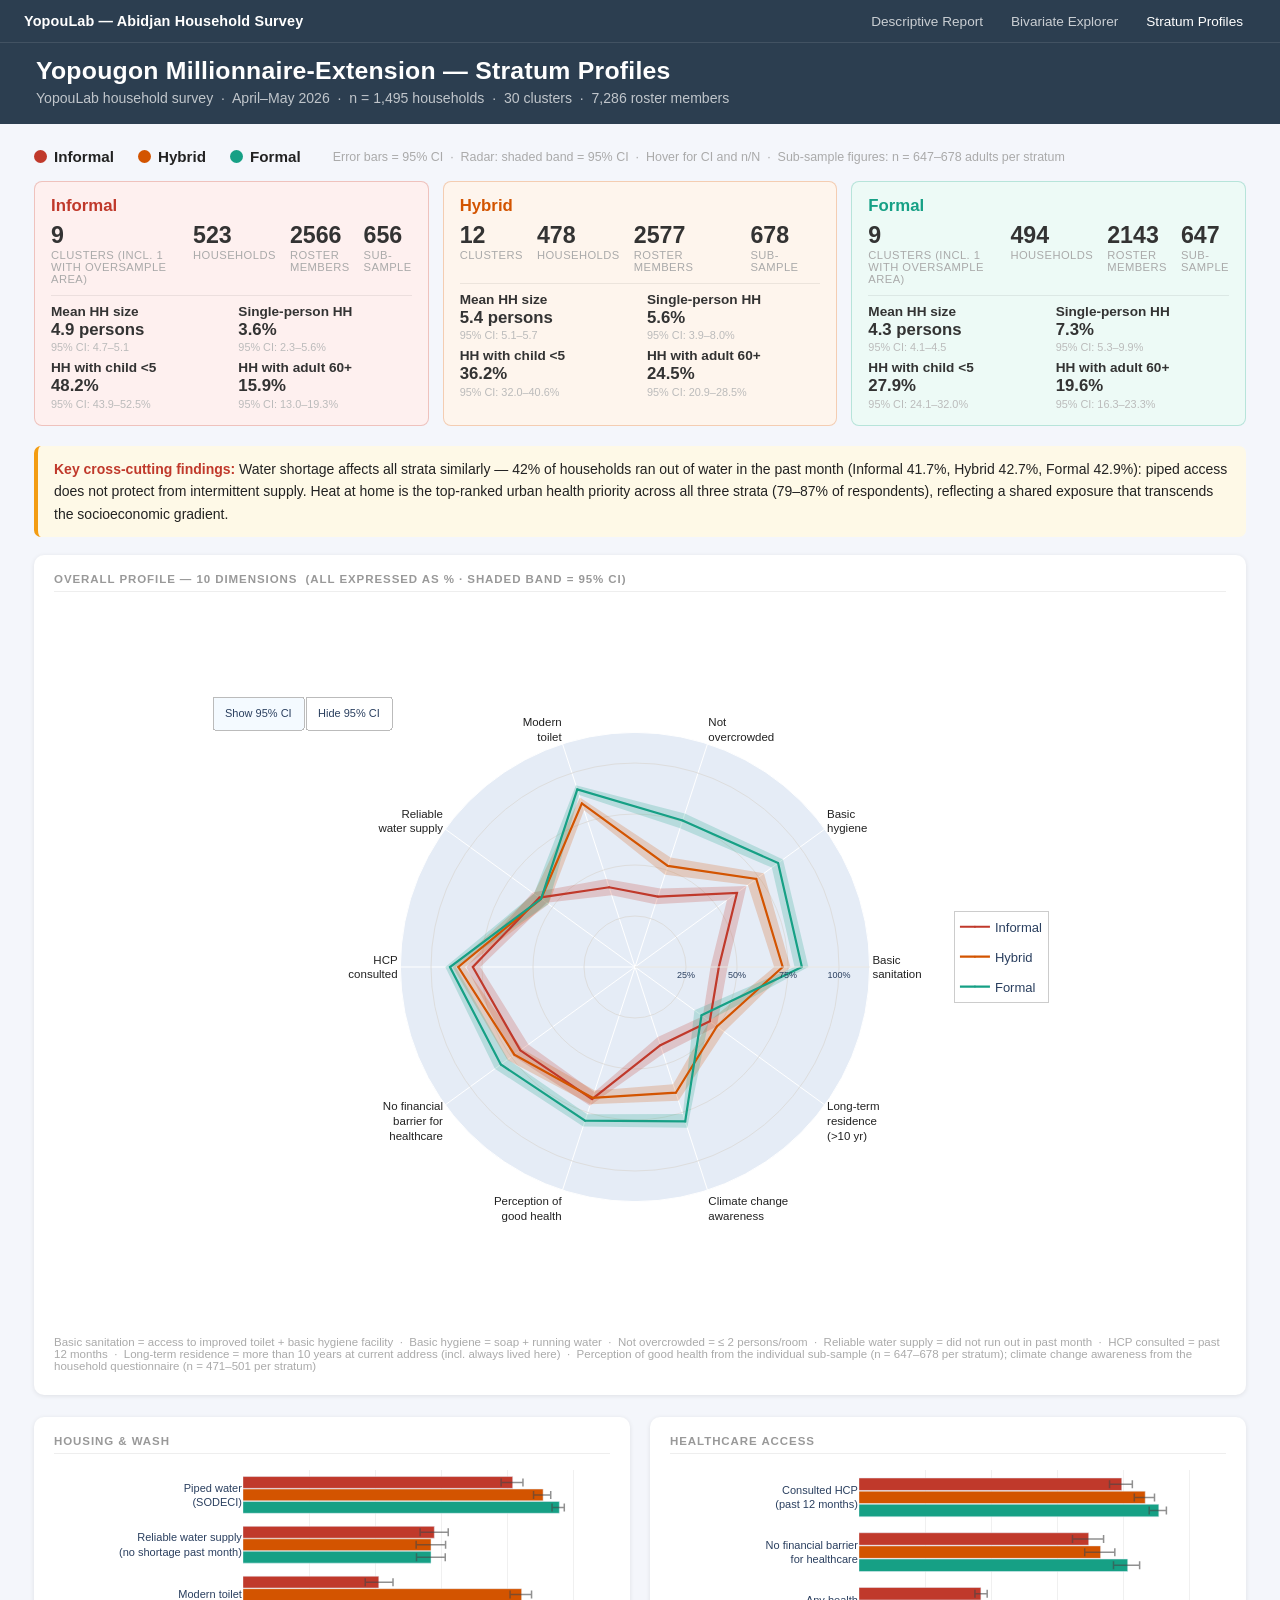
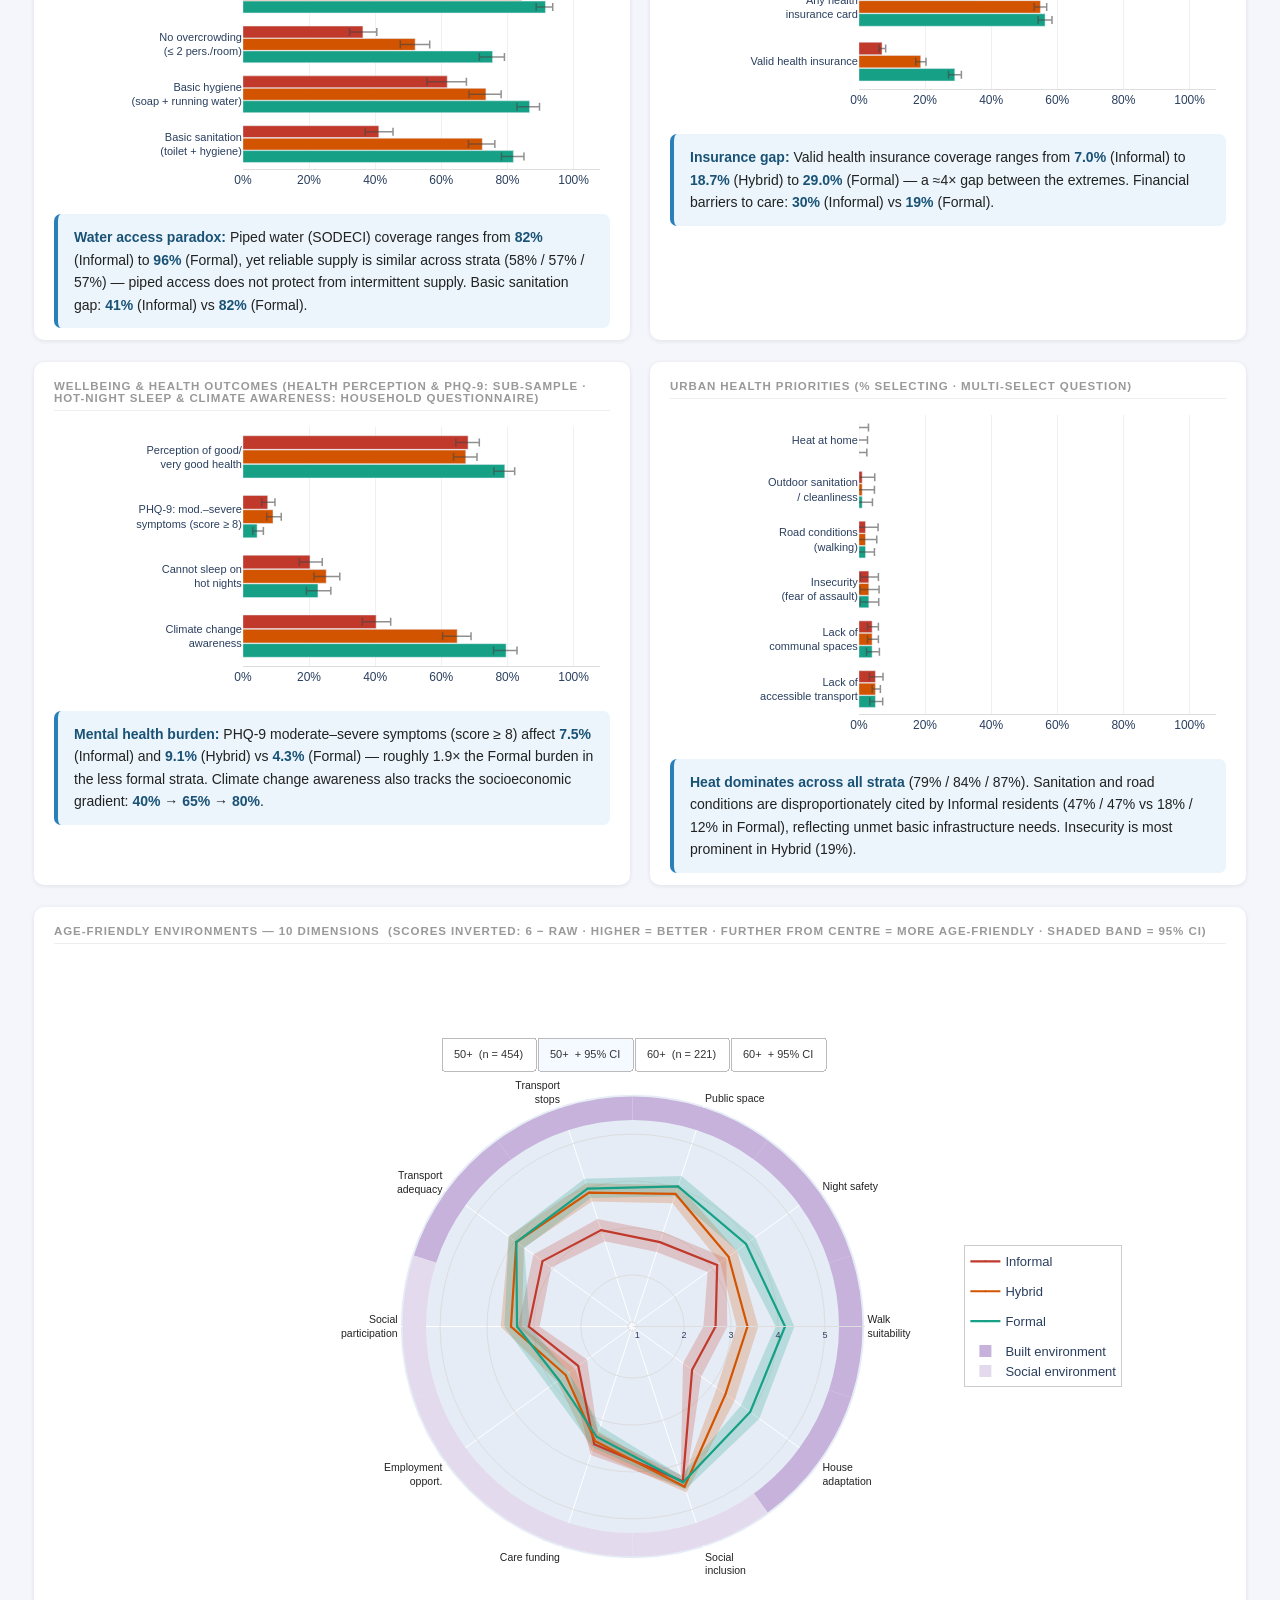
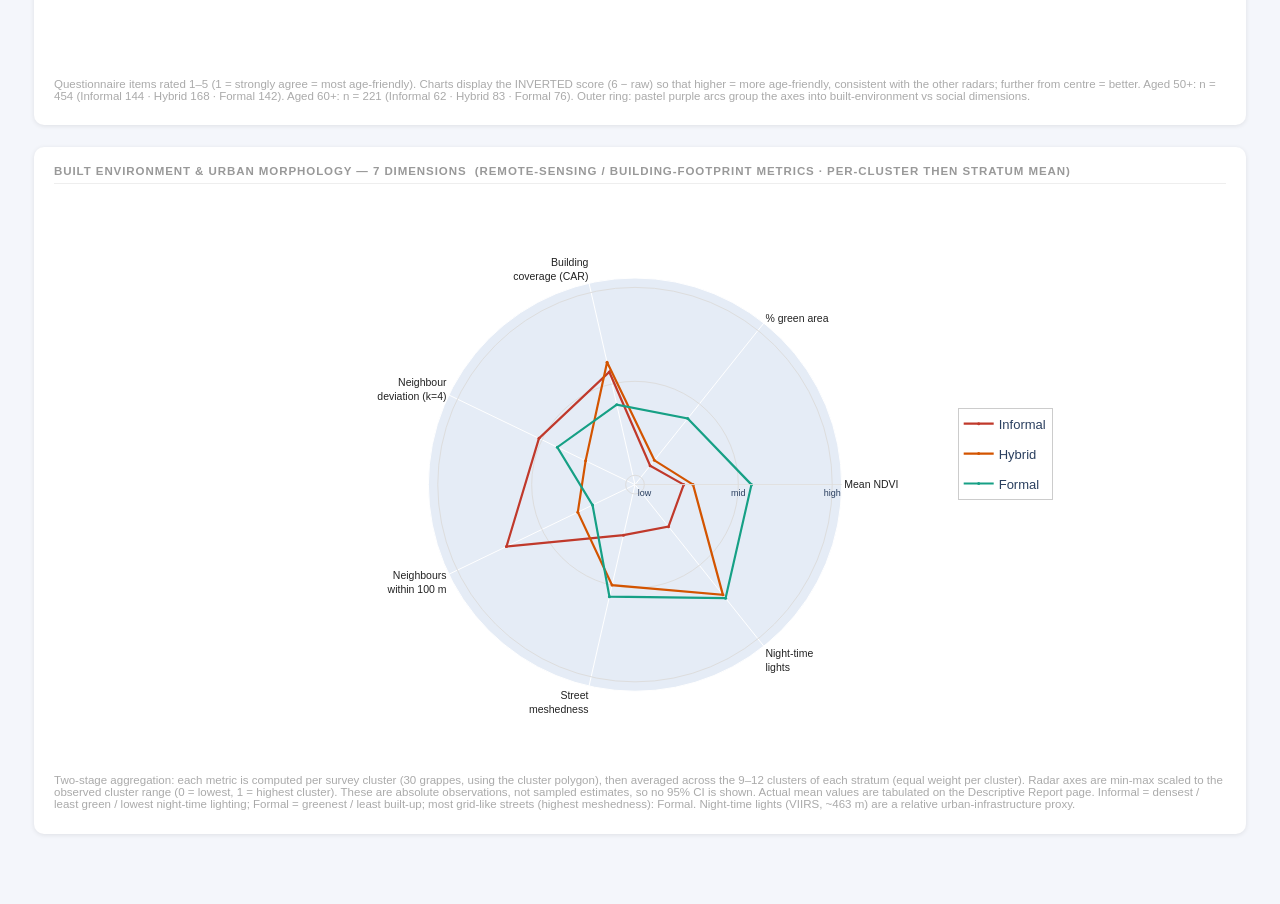
<file: report/profiles_summary.html>
<!DOCTYPE html>
<html lang="en">
<head>
<meta charset="UTF-8"/>
<meta name="viewport" content="width=device-width,initial-scale=1.0"/>
<title>YopouLab — Stratum Profiles</title>
<script src="https://cdn.plot.ly/plotly-2.35.2.min.js"></script>
<style>
  *{box-sizing:border-box;}
  body{font-family:'Segoe UI',Arial,sans-serif;background:#f4f6fb;color:#222;margin:0;padding:0;}
  .site-nav{background:#2c3e50;display:flex;align-items:center;justify-content:space-between;
             padding:0 24px;height:42px;}
  .site-nav-brand{color:white;font-size:.9em;font-weight:600;text-decoration:none;
                   letter-spacing:.01em;white-space:nowrap;}
  .site-nav-links{display:flex;gap:2px;list-style:none;margin:0;padding:0;}
  .site-nav-links a{color:rgba(255,255,255,.75);text-decoration:none;padding:5px 13px;
                     border-radius:4px;font-size:.85em;transition:background .15s,color .15s;}
  .site-nav-links a:hover{color:white;background:rgba(255,255,255,.12);}
  .site-nav-links a.active{color:white;}
  .header{background:#2c3e50;color:white;padding:14px 36px 18px;border-top:1px solid rgba(255,255,255,.1);}
  .header h1{margin:0 0 5px;font-size:1.55em;font-weight:700;letter-spacing:.01em;}
  .header p{margin:0;font-size:.88em;opacity:.7;}
  .content{max-width:1260px;margin:0 auto;padding:24px 24px 48px;}
  .card{background:white;border-radius:10px;box-shadow:0 1px 5px rgba(0,0,0,.09);
         padding:18px 20px 12px;margin-bottom:22px;}
  .sec{font-size:.72em;font-weight:700;letter-spacing:.08em;text-transform:uppercase;
        color:#999;margin:0 0 10px;border-bottom:1px solid #eee;padding-bottom:6px;}
  .two-col{display:grid;grid-template-columns:1fr 1fr;gap:20px;}
  .leg{display:flex;gap:24px;align-items:center;margin-bottom:16px;flex-wrap:wrap;}
  .leg-item{display:flex;align-items:center;gap:7px;font-size:.95em;font-weight:600;}
  .dot{width:13px;height:13px;border-radius:50%;flex-shrink:0;}
  .leg-note{font-size:.78em;color:#aaa;margin-left:8px;}
  .callout{border-radius:7px;padding:12px 16px;margin-bottom:18px;font-size:.875em;line-height:1.6;}
  .callout.yellow{background:#fef9e7;border-left:4px solid #f39c12;}
  .callout.blue{background:#ebf5fb;border-left:4px solid #2980b9;}
  .callout strong{color:#c0392b;}
  .callout.blue strong{color:#1a5276;}
  .sc-grid{display:grid;grid-template-columns:repeat(3,1fr);gap:14px;margin-bottom:20px;}
  .stat-card{border-radius:8px;padding:14px 16px;}
  .stat-card.inf{background:#fef0ef;border:1.5px solid rgba(192,57,43,.25);}
  .stat-card.hyb{background:#fef5ed;border:1.5px solid rgba(211,84,0,.25);}
  .stat-card.frm{background:#edfaf6;border:1.5px solid rgba(22,160,133,.25);}
  .st-name{font-size:1.05em;font-weight:700;margin-bottom:8px;}
  .stat-card.inf .st-name{color:#c0392b;}
  .stat-card.hyb .st-name{color:#d35400;}
  .stat-card.frm .st-name{color:#16a085;}
  .st-row{display:flex;gap:14px;margin-bottom:8px;}
  .st-num{font-size:1.45em;font-weight:700;color:#333;line-height:1;}
  .st-lbl{font-size:.7em;text-transform:uppercase;color:#aaa;letter-spacing:.04em;margin-top:2px;}
  .st-extra{font-size:.78em;color:#666;}
  .plotly-graph-div{width:100%!important;}
  .ci-note{font-size:.72em;color:#aaa;margin-top:4px;}
  .st-metrics{display:grid;grid-template-columns:1fr 1fr;gap:6px 14px;margin-top:10px;padding-top:8px;border-top:1px solid rgba(0,0,0,.07);}
  .st-metric{}
  .st-mlbl{font-size:.85em;font-weight:700;color:#333;margin-bottom:1px;}
  .st-mval{font-size:1.05em;font-weight:700;color:#333;line-height:1.2;}
  .st-mci{font-size:.68em;color:#bbb;line-height:1.3;}
</style>
</head>
<body>
<nav class="site-nav">
  <a class="site-nav-brand" href="./index.html">YopouLab — Abidjan Household Survey</a>
  <ul class="site-nav-links">
    <li><a href="./index.html">Descriptive Report</a></li>
    <li><a href="./bivariate.html">Bivariate Explorer</a></li>
    <li><a href="./profiles_summary.html" class="active">Stratum Profiles</a></li>
  </ul>
</nav>
<div class="header">
  <h1>Yopougon Millionnaire-Extension — Stratum Profiles</h1>
  <p>YopouLab household survey &nbsp;·&nbsp; April–May 2026 &nbsp;·&nbsp;
     n = 1,495 households &nbsp;·&nbsp; 30 clusters &nbsp;·&nbsp; 7,286 roster members</p>
</div>
<div class="content">

  <div class="leg">
    <div class="leg-item"><div class="dot" style="background:#c0392b;"></div>Informal</div>
    <div class="leg-item"><div class="dot" style="background:#d35400;"></div>Hybrid</div>
    <div class="leg-item"><div class="dot" style="background:#16a085;"></div>Formal</div>
    <span class="leg-note">
      Error bars = 95% CI &nbsp;·&nbsp; Radar: shaded band = 95% CI &nbsp;·&nbsp;
      Hover for CI and n/N &nbsp;·&nbsp; Sub-sample figures: n = 647–678 adults per stratum
    </span>
  </div>

  <div class="sc-grid">
    
    <div class="stat-card inf">
      <div class="st-name">Informal</div>
      <div class="st-row">
        <div><div class="st-num">9</div><div class="st-lbl">clusters (incl. 1 with oversample area)</div></div>
        <div><div class="st-num">523</div><div class="st-lbl">households</div></div>
        <div><div class="st-num">2566</div><div class="st-lbl">roster members</div></div>
        <div><div class="st-num">656</div><div class="st-lbl">sub-sample</div></div>
      </div>
      <div class="st-metrics">
        <div class="st-metric">
          <div class="st-mlbl">Mean HH size</div>
          <div class="st-mval">4.9 persons</div>
          <div class="st-mci">95% CI: 4.7–5.1</div>
        </div>
        <div class="st-metric">
          <div class="st-mlbl">Single-person HH</div>
          <div class="st-mval">3.6%</div>
          <div class="st-mci">95% CI: 2.3–5.6%</div>
        </div>
        <div class="st-metric">
          <div class="st-mlbl">HH with child &lt;5</div>
          <div class="st-mval">48.2%</div>
          <div class="st-mci">95% CI: 43.9–52.5%</div>
        </div>
        <div class="st-metric">
          <div class="st-mlbl">HH with adult 60+</div>
          <div class="st-mval">15.9%</div>
          <div class="st-mci">95% CI: 13.0–19.3%</div>
        </div>
      </div>
    </div>
    
    <div class="stat-card hyb">
      <div class="st-name">Hybrid</div>
      <div class="st-row">
        <div><div class="st-num">12</div><div class="st-lbl">clusters</div></div>
        <div><div class="st-num">478</div><div class="st-lbl">households</div></div>
        <div><div class="st-num">2577</div><div class="st-lbl">roster members</div></div>
        <div><div class="st-num">678</div><div class="st-lbl">sub-sample</div></div>
      </div>
      <div class="st-metrics">
        <div class="st-metric">
          <div class="st-mlbl">Mean HH size</div>
          <div class="st-mval">5.4 persons</div>
          <div class="st-mci">95% CI: 5.1–5.7</div>
        </div>
        <div class="st-metric">
          <div class="st-mlbl">Single-person HH</div>
          <div class="st-mval">5.6%</div>
          <div class="st-mci">95% CI: 3.9–8.0%</div>
        </div>
        <div class="st-metric">
          <div class="st-mlbl">HH with child &lt;5</div>
          <div class="st-mval">36.2%</div>
          <div class="st-mci">95% CI: 32.0–40.6%</div>
        </div>
        <div class="st-metric">
          <div class="st-mlbl">HH with adult 60+</div>
          <div class="st-mval">24.5%</div>
          <div class="st-mci">95% CI: 20.9–28.5%</div>
        </div>
      </div>
    </div>
    
    <div class="stat-card frm">
      <div class="st-name">Formal</div>
      <div class="st-row">
        <div><div class="st-num">9</div><div class="st-lbl">clusters (incl. 1 with oversample area)</div></div>
        <div><div class="st-num">494</div><div class="st-lbl">households</div></div>
        <div><div class="st-num">2143</div><div class="st-lbl">roster members</div></div>
        <div><div class="st-num">647</div><div class="st-lbl">sub-sample</div></div>
      </div>
      <div class="st-metrics">
        <div class="st-metric">
          <div class="st-mlbl">Mean HH size</div>
          <div class="st-mval">4.3 persons</div>
          <div class="st-mci">95% CI: 4.1–4.5</div>
        </div>
        <div class="st-metric">
          <div class="st-mlbl">Single-person HH</div>
          <div class="st-mval">7.3%</div>
          <div class="st-mci">95% CI: 5.3–9.9%</div>
        </div>
        <div class="st-metric">
          <div class="st-mlbl">HH with child &lt;5</div>
          <div class="st-mval">27.9%</div>
          <div class="st-mci">95% CI: 24.1–32.0%</div>
        </div>
        <div class="st-metric">
          <div class="st-mlbl">HH with adult 60+</div>
          <div class="st-mval">19.6%</div>
          <div class="st-mci">95% CI: 16.3–23.3%</div>
        </div>
      </div>
    </div>
  </div>

  <div class="callout yellow">
    <strong>Key cross-cutting findings:</strong>
    Water shortage affects all strata similarly — 42% of households ran out of water in the past month
    (Informal 41.7%, Hybrid 42.7%, Formal 42.9%): piped access does not protect from intermittent supply.
    Heat at home is the top-ranked urban health priority across all three strata (79–87% of respondents),
    reflecting a shared exposure that transcends the socioeconomic gradient.
  </div>

  <div class="card">
    <div class="sec">
      Overall profile — 10 dimensions &nbsp;(all expressed as % · shaded band = 95% CI)
    </div>
    <div>                            <div id="radar-div" class="plotly-graph-div" style="height:730px; width:100%;"></div>            <script>                window.PLOTLYENV=window.PLOTLYENV || {};                                if (document.getElementById("radar-div")) {                    Plotly.newPlot(                        "radar-div",                        [{"fill":"toself","fillcolor":"rgba(192,57,43,0.22)","hoverinfo":"skip","legendgroup":"Informal","mode":"none","r":[45.4,67.6,40.5,45.4,62.1,82.7,74.0,71.5,44.7,49.6,45.4,37.0,41.1,36.1,64.4,64.6,75.8,53.6,37.0,32.3,55.7,37.0],"showlegend":false,"theta":["Basic\u003cbr\u003esanitation","Basic\u003cbr\u003ehygiene","Not\u003cbr\u003eovercrowded","Modern\u003cbr\u003etoilet","Reliable\u003cbr\u003ewater supply","HCP\u003cbr\u003econsulted","No financial\u003cbr\u003ebarrier for\u003cbr\u003ehealthcare","Perception of\u003cbr\u003egood health","Climate change\u003cbr\u003eawareness","Long-term\u003cbr\u003eresidence\u003cbr\u003e(\u003e10 yr)","Basic\u003cbr\u003esanitation","Basic\u003cbr\u003esanitation","Long-term\u003cbr\u003eresidence\u003cbr\u003e(\u003e10 yr)","Climate change\u003cbr\u003eawareness","Perception of\u003cbr\u003egood health","No financial\u003cbr\u003ebarrier for\u003cbr\u003ehealthcare","HCP\u003cbr\u003econsulted","Reliable\u003cbr\u003ewater supply","Modern\u003cbr\u003etoilet","Not\u003cbr\u003eovercrowded","Basic\u003cbr\u003ehygiene","Basic\u003cbr\u003esanitation"],"type":"scatterpolar"},{"fill":"toself","fillcolor":"rgba(211,84,0,0.22)","hoverinfo":"skip","legendgroup":"Hybrid","mode":"none","r":[76.2,78.1,56.5,87.3,61.3,89.4,77.4,70.8,69.0,54.0,76.2,68.2,45.1,60.4,63.7,68.3,83.3,52.4,80.8,47.6,68.4,68.2],"showlegend":false,"theta":["Basic\u003cbr\u003esanitation","Basic\u003cbr\u003ehygiene","Not\u003cbr\u003eovercrowded","Modern\u003cbr\u003etoilet","Reliable\u003cbr\u003ewater supply","HCP\u003cbr\u003econsulted","No financial\u003cbr\u003ebarrier for\u003cbr\u003ehealthcare","Perception of\u003cbr\u003egood health","Climate change\u003cbr\u003eawareness","Long-term\u003cbr\u003eresidence\u003cbr\u003e(\u003e10 yr)","Basic\u003cbr\u003esanitation","Basic\u003cbr\u003esanitation","Long-term\u003cbr\u003eresidence\u003cbr\u003e(\u003e10 yr)","Climate change\u003cbr\u003eawareness","Perception of\u003cbr\u003egood health","No financial\u003cbr\u003ebarrier for\u003cbr\u003ehealthcare","HCP\u003cbr\u003econsulted","Reliable\u003cbr\u003ewater supply","Modern\u003cbr\u003etoilet","Not\u003cbr\u003eovercrowded","Basic\u003cbr\u003ehygiene","Basic\u003cbr\u003esanitation"],"type":"scatterpolar"},{"fill":"toself","fillcolor":"rgba(22,160,133,0.22)","hoverinfo":"skip","legendgroup":"Formal","mode":"none","r":[85.0,89.7,79.1,93.7,61.2,93.0,84.9,82.2,82.9,44.7,85.0,78.2,36.0,75.8,75.9,77.0,87.8,52.5,88.7,71.5,82.9,78.2],"showlegend":false,"theta":["Basic\u003cbr\u003esanitation","Basic\u003cbr\u003ehygiene","Not\u003cbr\u003eovercrowded","Modern\u003cbr\u003etoilet","Reliable\u003cbr\u003ewater supply","HCP\u003cbr\u003econsulted","No financial\u003cbr\u003ebarrier for\u003cbr\u003ehealthcare","Perception of\u003cbr\u003egood health","Climate change\u003cbr\u003eawareness","Long-term\u003cbr\u003eresidence\u003cbr\u003e(\u003e10 yr)","Basic\u003cbr\u003esanitation","Basic\u003cbr\u003esanitation","Long-term\u003cbr\u003eresidence\u003cbr\u003e(\u003e10 yr)","Climate change\u003cbr\u003eawareness","Perception of\u003cbr\u003egood health","No financial\u003cbr\u003ebarrier for\u003cbr\u003ehealthcare","HCP\u003cbr\u003econsulted","Reliable\u003cbr\u003ewater supply","Modern\u003cbr\u003etoilet","Not\u003cbr\u003eovercrowded","Basic\u003cbr\u003ehygiene","Basic\u003cbr\u003esanitation"],"type":"scatterpolar"},{"customdata":[[37.0,45.4],[55.7,67.6],[32.3,40.5],[37.0,45.4],[53.6,62.1],[75.8,82.7],[64.6,74.0],[64.4,71.5],[36.1,44.7],[41.1,49.6],[37.0,45.4]],"fill":"none","hovertemplate":"\u003cb\u003e%{fullData.name}\u003c\u002fb\u003e\u003cbr\u003e%{theta}: %{r:.1f}%\u003cbr\u003e95 CI: %{customdata[0]:.1f}–%{customdata[1]:.1f}%\u003cextra\u003e\u003c\u002fextra\u003e","legendgroup":"Informal","line":{"color":"#c0392b","width":2.2},"marker":{"color":"#c0392b","size":2},"mode":"lines+markers","name":"Informal","r":[41.1,61.8,36.3,41.1,57.9,79.5,69.5,68.1,40.3,45.3,41.1],"theta":["Basic\u003cbr\u003esanitation","Basic\u003cbr\u003ehygiene","Not\u003cbr\u003eovercrowded","Modern\u003cbr\u003etoilet","Reliable\u003cbr\u003ewater supply","HCP\u003cbr\u003econsulted","No financial\u003cbr\u003ebarrier for\u003cbr\u003ehealthcare","Perception of\u003cbr\u003egood health","Climate change\u003cbr\u003eawareness","Long-term\u003cbr\u003eresidence\u003cbr\u003e(\u003e10 yr)","Basic\u003cbr\u003esanitation"],"type":"scatterpolar"},{"customdata":[[68.2,76.2],[68.4,78.1],[47.6,56.5],[80.8,87.3],[52.4,61.3],[83.3,89.4],[68.3,77.4],[63.7,70.8],[60.4,69.0],[45.1,54.0],[68.2,76.2]],"fill":"none","hovertemplate":"\u003cb\u003e%{fullData.name}\u003c\u002fb\u003e\u003cbr\u003e%{theta}: %{r:.1f}%\u003cbr\u003e95 CI: %{customdata[0]:.1f}–%{customdata[1]:.1f}%\u003cextra\u003e\u003c\u002fextra\u003e","legendgroup":"Hybrid","line":{"color":"#d35400","width":2.2},"marker":{"color":"#d35400","size":2},"mode":"lines+markers","name":"Hybrid","r":[72.4,73.5,52.1,84.3,56.9,86.6,73.1,67.4,64.8,49.6,72.4],"theta":["Basic\u003cbr\u003esanitation","Basic\u003cbr\u003ehygiene","Not\u003cbr\u003eovercrowded","Modern\u003cbr\u003etoilet","Reliable\u003cbr\u003ewater supply","HCP\u003cbr\u003econsulted","No financial\u003cbr\u003ebarrier for\u003cbr\u003ehealthcare","Perception of\u003cbr\u003egood health","Climate change\u003cbr\u003eawareness","Long-term\u003cbr\u003eresidence\u003cbr\u003e(\u003e10 yr)","Basic\u003cbr\u003esanitation"],"type":"scatterpolar"},{"customdata":[[78.2,85.0],[82.9,89.7],[71.5,79.1],[88.7,93.7],[52.5,61.2],[87.8,93.0],[77.0,84.9],[75.9,82.2],[75.8,82.9],[36.0,44.7],[78.2,85.0]],"fill":"none","hovertemplate":"\u003cb\u003e%{fullData.name}\u003c\u002fb\u003e\u003cbr\u003e%{theta}: %{r:.1f}%\u003cbr\u003e95 CI: %{customdata[0]:.1f}–%{customdata[1]:.1f}%\u003cextra\u003e\u003c\u002fextra\u003e","legendgroup":"Formal","line":{"color":"#16a085","width":2.2},"marker":{"color":"#16a085","size":2},"mode":"lines+markers","name":"Formal","r":[81.8,86.7,75.5,91.5,56.9,90.7,81.3,79.2,79.6,40.3,81.8],"theta":["Basic\u003cbr\u003esanitation","Basic\u003cbr\u003ehygiene","Not\u003cbr\u003eovercrowded","Modern\u003cbr\u003etoilet","Reliable\u003cbr\u003ewater supply","HCP\u003cbr\u003econsulted","No financial\u003cbr\u003ebarrier for\u003cbr\u003ehealthcare","Perception of\u003cbr\u003egood health","Climate change\u003cbr\u003eawareness","Long-term\u003cbr\u003eresidence\u003cbr\u003e(\u003e10 yr)","Basic\u003cbr\u003esanitation"],"type":"scatterpolar"}],                        {"template":{"data":{"histogram2dcontour":[{"type":"histogram2dcontour","colorbar":{"outlinewidth":0,"ticks":""},"colorscale":[[0.0,"#0d0887"],[0.1111111111111111,"#46039f"],[0.2222222222222222,"#7201a8"],[0.3333333333333333,"#9c179e"],[0.4444444444444444,"#bd3786"],[0.5555555555555556,"#d8576b"],[0.6666666666666666,"#ed7953"],[0.7777777777777778,"#fb9f3a"],[0.8888888888888888,"#fdca26"],[1.0,"#f0f921"]]}],"choropleth":[{"type":"choropleth","colorbar":{"outlinewidth":0,"ticks":""}}],"histogram2d":[{"type":"histogram2d","colorbar":{"outlinewidth":0,"ticks":""},"colorscale":[[0.0,"#0d0887"],[0.1111111111111111,"#46039f"],[0.2222222222222222,"#7201a8"],[0.3333333333333333,"#9c179e"],[0.4444444444444444,"#bd3786"],[0.5555555555555556,"#d8576b"],[0.6666666666666666,"#ed7953"],[0.7777777777777778,"#fb9f3a"],[0.8888888888888888,"#fdca26"],[1.0,"#f0f921"]]}],"heatmap":[{"type":"heatmap","colorbar":{"outlinewidth":0,"ticks":""},"colorscale":[[0.0,"#0d0887"],[0.1111111111111111,"#46039f"],[0.2222222222222222,"#7201a8"],[0.3333333333333333,"#9c179e"],[0.4444444444444444,"#bd3786"],[0.5555555555555556,"#d8576b"],[0.6666666666666666,"#ed7953"],[0.7777777777777778,"#fb9f3a"],[0.8888888888888888,"#fdca26"],[1.0,"#f0f921"]]}],"contourcarpet":[{"type":"contourcarpet","colorbar":{"outlinewidth":0,"ticks":""}}],"contour":[{"type":"contour","colorbar":{"outlinewidth":0,"ticks":""},"colorscale":[[0.0,"#0d0887"],[0.1111111111111111,"#46039f"],[0.2222222222222222,"#7201a8"],[0.3333333333333333,"#9c179e"],[0.4444444444444444,"#bd3786"],[0.5555555555555556,"#d8576b"],[0.6666666666666666,"#ed7953"],[0.7777777777777778,"#fb9f3a"],[0.8888888888888888,"#fdca26"],[1.0,"#f0f921"]]}],"surface":[{"type":"surface","colorbar":{"outlinewidth":0,"ticks":""},"colorscale":[[0.0,"#0d0887"],[0.1111111111111111,"#46039f"],[0.2222222222222222,"#7201a8"],[0.3333333333333333,"#9c179e"],[0.4444444444444444,"#bd3786"],[0.5555555555555556,"#d8576b"],[0.6666666666666666,"#ed7953"],[0.7777777777777778,"#fb9f3a"],[0.8888888888888888,"#fdca26"],[1.0,"#f0f921"]]}],"mesh3d":[{"type":"mesh3d","colorbar":{"outlinewidth":0,"ticks":""}}],"scatter":[{"fillpattern":{"fillmode":"overlay","size":10,"solidity":0.2},"type":"scatter"}],"parcoords":[{"type":"parcoords","line":{"colorbar":{"outlinewidth":0,"ticks":""}}}],"scatterpolargl":[{"type":"scatterpolargl","marker":{"colorbar":{"outlinewidth":0,"ticks":""}}}],"bar":[{"error_x":{"color":"#2a3f5f"},"error_y":{"color":"#2a3f5f"},"marker":{"line":{"color":"#E5ECF6","width":0.5},"pattern":{"fillmode":"overlay","size":10,"solidity":0.2}},"type":"bar"}],"scattergeo":[{"type":"scattergeo","marker":{"colorbar":{"outlinewidth":0,"ticks":""}}}],"scatterpolar":[{"type":"scatterpolar","marker":{"colorbar":{"outlinewidth":0,"ticks":""}}}],"histogram":[{"marker":{"pattern":{"fillmode":"overlay","size":10,"solidity":0.2}},"type":"histogram"}],"scattergl":[{"type":"scattergl","marker":{"colorbar":{"outlinewidth":0,"ticks":""}}}],"scatter3d":[{"type":"scatter3d","line":{"colorbar":{"outlinewidth":0,"ticks":""}},"marker":{"colorbar":{"outlinewidth":0,"ticks":""}}}],"scattermap":[{"type":"scattermap","marker":{"colorbar":{"outlinewidth":0,"ticks":""}}}],"scattermapbox":[{"type":"scattermapbox","marker":{"colorbar":{"outlinewidth":0,"ticks":""}}}],"scatterternary":[{"type":"scatterternary","marker":{"colorbar":{"outlinewidth":0,"ticks":""}}}],"scattercarpet":[{"type":"scattercarpet","marker":{"colorbar":{"outlinewidth":0,"ticks":""}}}],"carpet":[{"aaxis":{"endlinecolor":"#2a3f5f","gridcolor":"white","linecolor":"white","minorgridcolor":"white","startlinecolor":"#2a3f5f"},"baxis":{"endlinecolor":"#2a3f5f","gridcolor":"white","linecolor":"white","minorgridcolor":"white","startlinecolor":"#2a3f5f"},"type":"carpet"}],"table":[{"cells":{"fill":{"color":"#EBF0F8"},"line":{"color":"white"}},"header":{"fill":{"color":"#C8D4E3"},"line":{"color":"white"}},"type":"table"}],"barpolar":[{"marker":{"line":{"color":"#E5ECF6","width":0.5},"pattern":{"fillmode":"overlay","size":10,"solidity":0.2}},"type":"barpolar"}],"pie":[{"automargin":true,"type":"pie"}]},"layout":{"autotypenumbers":"strict","colorway":["#636efa","#EF553B","#00cc96","#ab63fa","#FFA15A","#19d3f3","#FF6692","#B6E880","#FF97FF","#FECB52"],"font":{"color":"#2a3f5f"},"hovermode":"closest","hoverlabel":{"align":"left"},"paper_bgcolor":"white","plot_bgcolor":"#E5ECF6","polar":{"bgcolor":"#E5ECF6","angularaxis":{"gridcolor":"white","linecolor":"white","ticks":""},"radialaxis":{"gridcolor":"white","linecolor":"white","ticks":""}},"ternary":{"bgcolor":"#E5ECF6","aaxis":{"gridcolor":"white","linecolor":"white","ticks":""},"baxis":{"gridcolor":"white","linecolor":"white","ticks":""},"caxis":{"gridcolor":"white","linecolor":"white","ticks":""}},"coloraxis":{"colorbar":{"outlinewidth":0,"ticks":""}},"colorscale":{"sequential":[[0.0,"#0d0887"],[0.1111111111111111,"#46039f"],[0.2222222222222222,"#7201a8"],[0.3333333333333333,"#9c179e"],[0.4444444444444444,"#bd3786"],[0.5555555555555556,"#d8576b"],[0.6666666666666666,"#ed7953"],[0.7777777777777778,"#fb9f3a"],[0.8888888888888888,"#fdca26"],[1.0,"#f0f921"]],"sequentialminus":[[0.0,"#0d0887"],[0.1111111111111111,"#46039f"],[0.2222222222222222,"#7201a8"],[0.3333333333333333,"#9c179e"],[0.4444444444444444,"#bd3786"],[0.5555555555555556,"#d8576b"],[0.6666666666666666,"#ed7953"],[0.7777777777777778,"#fb9f3a"],[0.8888888888888888,"#fdca26"],[1.0,"#f0f921"]],"diverging":[[0,"#8e0152"],[0.1,"#c51b7d"],[0.2,"#de77ae"],[0.3,"#f1b6da"],[0.4,"#fde0ef"],[0.5,"#f7f7f7"],[0.6,"#e6f5d0"],[0.7,"#b8e186"],[0.8,"#7fbc41"],[0.9,"#4d9221"],[1,"#276419"]]},"xaxis":{"gridcolor":"white","linecolor":"white","ticks":"","title":{"standoff":15},"zerolinecolor":"white","automargin":true,"zerolinewidth":2},"yaxis":{"gridcolor":"white","linecolor":"white","ticks":"","title":{"standoff":15},"zerolinecolor":"white","automargin":true,"zerolinewidth":2},"scene":{"xaxis":{"backgroundcolor":"#E5ECF6","gridcolor":"white","linecolor":"white","showbackground":true,"ticks":"","zerolinecolor":"white","gridwidth":2},"yaxis":{"backgroundcolor":"#E5ECF6","gridcolor":"white","linecolor":"white","showbackground":true,"ticks":"","zerolinecolor":"white","gridwidth":2},"zaxis":{"backgroundcolor":"#E5ECF6","gridcolor":"white","linecolor":"white","showbackground":true,"ticks":"","zerolinecolor":"white","gridwidth":2}},"shapedefaults":{"line":{"color":"#2a3f5f"}},"annotationdefaults":{"arrowcolor":"#2a3f5f","arrowhead":0,"arrowwidth":1},"geo":{"bgcolor":"white","landcolor":"#E5ECF6","subunitcolor":"white","showland":true,"showlakes":true,"lakecolor":"white"},"title":{"x":0.05},"mapbox":{"style":"light"}}},"polar":{"radialaxis":{"tickfont":{"size":9},"visible":true,"range":[0,115],"ticksuffix":"%","tickvals":[25,50,75,100],"gridcolor":"#ddd","linecolor":"#ddd"},"angularaxis":{"tickfont":{"size":11.5,"color":"#222"}},"domain":{"x":[0.04,0.96],"y":[0.04,0.96]}},"legend":{"font":{"size":13},"x":0.87,"y":0.52,"bgcolor":"rgba(255,255,255,0.88)","bordercolor":"#ccc","borderwidth":1},"margin":{"t":110,"b":110,"l":150,"r":160},"updatemenus":[{"active":0,"bgcolor":"white","bordercolor":"#bbb","borderwidth":1,"buttons":[{"args":[{"visible":true},[0,1,2]],"label":"Show 95% CI","method":"restyle"},{"args":[{"visible":false},[0,1,2]],"label":"Hide 95% CI","method":"restyle"}],"direction":"right","font":{"size":11},"pad":{"b":4,"l":8,"r":8,"t":4},"type":"buttons","x":0.0,"xanchor":"left","y":1.04,"yanchor":"top"}],"paper_bgcolor":"white","height":730},                        {"displayModeBar": false, "responsive": true}                    )                };            </script>        </div>
    <p class="ci-note">
      Basic sanitation = access to improved toilet + basic hygiene facility &nbsp;·&nbsp;
      Basic hygiene = soap + running water &nbsp;·&nbsp;
      Not overcrowded = ≤ 2 persons/room &nbsp;·&nbsp;
      Reliable water supply = did not run out in past month &nbsp;·&nbsp;
      HCP consulted = past 12 months &nbsp;·&nbsp;
      Long-term residence = more than 10 years at current address (incl. always lived here) &nbsp;·&nbsp;
      Perception of good health from the individual sub-sample (n = 647–678 per stratum); climate change awareness from the household questionnaire (n = 471–501 per stratum)
    </p>
  </div>

  <div class="two-col">
    <div class="card">
      <div class="sec">Housing &amp; WASH</div>
      <div>                            <div id="wash-div" class="plotly-graph-div" style="height:340px; width:100%;"></div>            <script>                window.PLOTLYENV=window.PLOTLYENV || {};                                if (document.getElementById("wash-div")) {                    Plotly.newPlot(                        "wash-div",                        [{"customdata":[[78.1,84.7,427,523],[53.6,62.1,303,523],[37.0,45.4,215,523],[32.3,40.5,190,523],[55.7,67.6,323,523],[37.0,45.4,215,523]],"error_x":{"array":[3.1000000000000085,4.200000000000003,4.299999999999997,4.200000000000003,5.799999999999997,4.299999999999997],"arrayminus":[3.5,4.299999999999997,4.100000000000001,4.0,6.099999999999994,4.100000000000001],"color":"rgba(70,70,70,0.6)","symmetric":false,"thickness":1.5,"type":"data","width":4},"hovertemplate":"\u003cb\u003e%{fullData.name}\u003c\u002fb\u003e\u003cbr\u003e%{x:.1f}% (95 CI: %{customdata[0]:.1f}–%{customdata[1]:.1f}%)\u003cbr\u003en = %{customdata[2]:.0f} \u002f %{customdata[3]:.0f}\u003cextra\u003e\u003c\u002fextra\u003e","marker":{"color":"#c0392b"},"name":"Informal","orientation":"h","showlegend":false,"x":[81.6,57.9,41.1,36.3,61.8,41.1],"y":["Piped water\u003cbr\u003e(SODECI)","Reliable water supply\u003cbr\u003e(no shortage past month)","Modern toilet","No overcrowding\u003cbr\u003e(≤ 2 pers.\u002froom)","Basic hygiene\u003cbr\u003e(soap + running water)","Basic sanitation\u003cbr\u003e(toilet + hygiene)"],"type":"bar"},{"customdata":[[87.9,93.1,434,478],[52.4,61.3,272,478],[80.8,87.3,403,478],[47.6,56.5,249,478],[68.4,78.1,351,478],[68.2,76.2,346,478]],"error_x":{"array":[2.299999999999997,4.399999999999999,3.0,4.399999999999999,4.599999999999994,3.799999999999997],"arrayminus":[2.8999999999999915,4.5,3.5,4.5,5.099999999999994,4.200000000000003],"color":"rgba(70,70,70,0.6)","symmetric":false,"thickness":1.5,"type":"data","width":4},"hovertemplate":"\u003cb\u003e%{fullData.name}\u003c\u002fb\u003e\u003cbr\u003e%{x:.1f}% (95 CI: %{customdata[0]:.1f}–%{customdata[1]:.1f}%)\u003cbr\u003en = %{customdata[2]:.0f} \u002f %{customdata[3]:.0f}\u003cextra\u003e\u003c\u002fextra\u003e","marker":{"color":"#d35400"},"name":"Hybrid","orientation":"h","showlegend":false,"x":[90.8,56.9,84.3,52.1,73.5,72.4],"y":["Piped water\u003cbr\u003e(SODECI)","Reliable water supply\u003cbr\u003e(no shortage past month)","Modern toilet","No overcrowding\u003cbr\u003e(≤ 2 pers.\u002froom)","Basic hygiene\u003cbr\u003e(soap + running water)","Basic sanitation\u003cbr\u003e(toilet + hygiene)"],"type":"bar"},{"customdata":[[93.5,97.2,473,494],[52.5,61.2,281,494],[88.7,93.7,451,493],[71.5,79.1,373,494],[82.9,89.7,428,494],[78.2,85.0,404,494]],"error_x":{"array":[1.5,4.300000000000004,2.200000000000003,3.5999999999999943,3.0,3.200000000000003],"arrayminus":[2.200000000000003,4.399999999999999,2.799999999999997,4.0,3.799999999999997,3.5999999999999943],"color":"rgba(70,70,70,0.6)","symmetric":false,"thickness":1.5,"type":"data","width":4},"hovertemplate":"\u003cb\u003e%{fullData.name}\u003c\u002fb\u003e\u003cbr\u003e%{x:.1f}% (95 CI: %{customdata[0]:.1f}–%{customdata[1]:.1f}%)\u003cbr\u003en = %{customdata[2]:.0f} \u002f %{customdata[3]:.0f}\u003cextra\u003e\u003c\u002fextra\u003e","marker":{"color":"#16a085"},"name":"Formal","orientation":"h","showlegend":false,"x":[95.7,56.9,91.5,75.5,86.7,81.8],"y":["Piped water\u003cbr\u003e(SODECI)","Reliable water supply\u003cbr\u003e(no shortage past month)","Modern toilet","No overcrowding\u003cbr\u003e(≤ 2 pers.\u002froom)","Basic hygiene\u003cbr\u003e(soap + running water)","Basic sanitation\u003cbr\u003e(toilet + hygiene)"],"type":"bar"}],                        {"template":{"data":{"histogram2dcontour":[{"type":"histogram2dcontour","colorbar":{"outlinewidth":0,"ticks":""},"colorscale":[[0.0,"#0d0887"],[0.1111111111111111,"#46039f"],[0.2222222222222222,"#7201a8"],[0.3333333333333333,"#9c179e"],[0.4444444444444444,"#bd3786"],[0.5555555555555556,"#d8576b"],[0.6666666666666666,"#ed7953"],[0.7777777777777778,"#fb9f3a"],[0.8888888888888888,"#fdca26"],[1.0,"#f0f921"]]}],"choropleth":[{"type":"choropleth","colorbar":{"outlinewidth":0,"ticks":""}}],"histogram2d":[{"type":"histogram2d","colorbar":{"outlinewidth":0,"ticks":""},"colorscale":[[0.0,"#0d0887"],[0.1111111111111111,"#46039f"],[0.2222222222222222,"#7201a8"],[0.3333333333333333,"#9c179e"],[0.4444444444444444,"#bd3786"],[0.5555555555555556,"#d8576b"],[0.6666666666666666,"#ed7953"],[0.7777777777777778,"#fb9f3a"],[0.8888888888888888,"#fdca26"],[1.0,"#f0f921"]]}],"heatmap":[{"type":"heatmap","colorbar":{"outlinewidth":0,"ticks":""},"colorscale":[[0.0,"#0d0887"],[0.1111111111111111,"#46039f"],[0.2222222222222222,"#7201a8"],[0.3333333333333333,"#9c179e"],[0.4444444444444444,"#bd3786"],[0.5555555555555556,"#d8576b"],[0.6666666666666666,"#ed7953"],[0.7777777777777778,"#fb9f3a"],[0.8888888888888888,"#fdca26"],[1.0,"#f0f921"]]}],"contourcarpet":[{"type":"contourcarpet","colorbar":{"outlinewidth":0,"ticks":""}}],"contour":[{"type":"contour","colorbar":{"outlinewidth":0,"ticks":""},"colorscale":[[0.0,"#0d0887"],[0.1111111111111111,"#46039f"],[0.2222222222222222,"#7201a8"],[0.3333333333333333,"#9c179e"],[0.4444444444444444,"#bd3786"],[0.5555555555555556,"#d8576b"],[0.6666666666666666,"#ed7953"],[0.7777777777777778,"#fb9f3a"],[0.8888888888888888,"#fdca26"],[1.0,"#f0f921"]]}],"surface":[{"type":"surface","colorbar":{"outlinewidth":0,"ticks":""},"colorscale":[[0.0,"#0d0887"],[0.1111111111111111,"#46039f"],[0.2222222222222222,"#7201a8"],[0.3333333333333333,"#9c179e"],[0.4444444444444444,"#bd3786"],[0.5555555555555556,"#d8576b"],[0.6666666666666666,"#ed7953"],[0.7777777777777778,"#fb9f3a"],[0.8888888888888888,"#fdca26"],[1.0,"#f0f921"]]}],"mesh3d":[{"type":"mesh3d","colorbar":{"outlinewidth":0,"ticks":""}}],"scatter":[{"fillpattern":{"fillmode":"overlay","size":10,"solidity":0.2},"type":"scatter"}],"parcoords":[{"type":"parcoords","line":{"colorbar":{"outlinewidth":0,"ticks":""}}}],"scatterpolargl":[{"type":"scatterpolargl","marker":{"colorbar":{"outlinewidth":0,"ticks":""}}}],"bar":[{"error_x":{"color":"#2a3f5f"},"error_y":{"color":"#2a3f5f"},"marker":{"line":{"color":"#E5ECF6","width":0.5},"pattern":{"fillmode":"overlay","size":10,"solidity":0.2}},"type":"bar"}],"scattergeo":[{"type":"scattergeo","marker":{"colorbar":{"outlinewidth":0,"ticks":""}}}],"scatterpolar":[{"type":"scatterpolar","marker":{"colorbar":{"outlinewidth":0,"ticks":""}}}],"histogram":[{"marker":{"pattern":{"fillmode":"overlay","size":10,"solidity":0.2}},"type":"histogram"}],"scattergl":[{"type":"scattergl","marker":{"colorbar":{"outlinewidth":0,"ticks":""}}}],"scatter3d":[{"type":"scatter3d","line":{"colorbar":{"outlinewidth":0,"ticks":""}},"marker":{"colorbar":{"outlinewidth":0,"ticks":""}}}],"scattermap":[{"type":"scattermap","marker":{"colorbar":{"outlinewidth":0,"ticks":""}}}],"scattermapbox":[{"type":"scattermapbox","marker":{"colorbar":{"outlinewidth":0,"ticks":""}}}],"scatterternary":[{"type":"scatterternary","marker":{"colorbar":{"outlinewidth":0,"ticks":""}}}],"scattercarpet":[{"type":"scattercarpet","marker":{"colorbar":{"outlinewidth":0,"ticks":""}}}],"carpet":[{"aaxis":{"endlinecolor":"#2a3f5f","gridcolor":"white","linecolor":"white","minorgridcolor":"white","startlinecolor":"#2a3f5f"},"baxis":{"endlinecolor":"#2a3f5f","gridcolor":"white","linecolor":"white","minorgridcolor":"white","startlinecolor":"#2a3f5f"},"type":"carpet"}],"table":[{"cells":{"fill":{"color":"#EBF0F8"},"line":{"color":"white"}},"header":{"fill":{"color":"#C8D4E3"},"line":{"color":"white"}},"type":"table"}],"barpolar":[{"marker":{"line":{"color":"#E5ECF6","width":0.5},"pattern":{"fillmode":"overlay","size":10,"solidity":0.2}},"type":"barpolar"}],"pie":[{"automargin":true,"type":"pie"}]},"layout":{"autotypenumbers":"strict","colorway":["#636efa","#EF553B","#00cc96","#ab63fa","#FFA15A","#19d3f3","#FF6692","#B6E880","#FF97FF","#FECB52"],"font":{"color":"#2a3f5f"},"hovermode":"closest","hoverlabel":{"align":"left"},"paper_bgcolor":"white","plot_bgcolor":"#E5ECF6","polar":{"bgcolor":"#E5ECF6","angularaxis":{"gridcolor":"white","linecolor":"white","ticks":""},"radialaxis":{"gridcolor":"white","linecolor":"white","ticks":""}},"ternary":{"bgcolor":"#E5ECF6","aaxis":{"gridcolor":"white","linecolor":"white","ticks":""},"baxis":{"gridcolor":"white","linecolor":"white","ticks":""},"caxis":{"gridcolor":"white","linecolor":"white","ticks":""}},"coloraxis":{"colorbar":{"outlinewidth":0,"ticks":""}},"colorscale":{"sequential":[[0.0,"#0d0887"],[0.1111111111111111,"#46039f"],[0.2222222222222222,"#7201a8"],[0.3333333333333333,"#9c179e"],[0.4444444444444444,"#bd3786"],[0.5555555555555556,"#d8576b"],[0.6666666666666666,"#ed7953"],[0.7777777777777778,"#fb9f3a"],[0.8888888888888888,"#fdca26"],[1.0,"#f0f921"]],"sequentialminus":[[0.0,"#0d0887"],[0.1111111111111111,"#46039f"],[0.2222222222222222,"#7201a8"],[0.3333333333333333,"#9c179e"],[0.4444444444444444,"#bd3786"],[0.5555555555555556,"#d8576b"],[0.6666666666666666,"#ed7953"],[0.7777777777777778,"#fb9f3a"],[0.8888888888888888,"#fdca26"],[1.0,"#f0f921"]],"diverging":[[0,"#8e0152"],[0.1,"#c51b7d"],[0.2,"#de77ae"],[0.3,"#f1b6da"],[0.4,"#fde0ef"],[0.5,"#f7f7f7"],[0.6,"#e6f5d0"],[0.7,"#b8e186"],[0.8,"#7fbc41"],[0.9,"#4d9221"],[1,"#276419"]]},"xaxis":{"gridcolor":"white","linecolor":"white","ticks":"","title":{"standoff":15},"zerolinecolor":"white","automargin":true,"zerolinewidth":2},"yaxis":{"gridcolor":"white","linecolor":"white","ticks":"","title":{"standoff":15},"zerolinecolor":"white","automargin":true,"zerolinewidth":2},"scene":{"xaxis":{"backgroundcolor":"#E5ECF6","gridcolor":"white","linecolor":"white","showbackground":true,"ticks":"","zerolinecolor":"white","gridwidth":2},"yaxis":{"backgroundcolor":"#E5ECF6","gridcolor":"white","linecolor":"white","showbackground":true,"ticks":"","zerolinecolor":"white","gridwidth":2},"zaxis":{"backgroundcolor":"#E5ECF6","gridcolor":"white","linecolor":"white","showbackground":true,"ticks":"","zerolinecolor":"white","gridwidth":2}},"shapedefaults":{"line":{"color":"#2a3f5f"}},"annotationdefaults":{"arrowcolor":"#2a3f5f","arrowhead":0,"arrowwidth":1},"geo":{"bgcolor":"white","landcolor":"#E5ECF6","subunitcolor":"white","showland":true,"showlakes":true,"lakecolor":"white"},"title":{"x":0.05},"mapbox":{"style":"light"}}},"xaxis":{"range":[0,108],"domain":[0.33,1.0],"ticksuffix":"%","gridcolor":"#f0f0f0","showline":true,"linecolor":"#ddd"},"yaxis":{"tickfont":{"size":11},"title":{"text":""},"autorange":"reversed"},"margin":{"t":6,"b":35,"l":4,"r":10},"barmode":"group","bargap":0.25,"bargroupgap":0.05,"paper_bgcolor":"white","plot_bgcolor":"white","height":340},                        {"displayModeBar": false, "responsive": true}                    )                };            </script>        </div>
      <!-- ═══ EDIT HIGHLIGHT (WASH) ═══ -->
      <div class="callout blue" style="margin-top:10px;margin-bottom:0;">
        <strong>Water access paradox:</strong> Piped water (SODECI) coverage ranges from
        <strong>82%</strong> (Informal) to
        <strong>96%</strong> (Formal), yet reliable supply is similar
        across strata (58% / 57% / 57%) —
        piped access does not protect from intermittent supply.
        Basic sanitation gap: <strong>41%</strong> (Informal) vs
        <strong>82%</strong> (Formal).
      </div>
      <!-- END EDIT HIGHLIGHT (WASH) -->
    </div>
    <div class="card">
      <div class="sec">Healthcare access</div>
      <div>                            <div id="hc-div" class="plotly-graph-div" style="height:260px; width:100%;"></div>            <script>                window.PLOTLYENV=window.PLOTLYENV || {};                                if (document.getElementById("hc-div")) {                    Plotly.newPlot(                        "hc-div",                        [{"customdata":[[75.8,82.7,416,523],[64.6,74.0,253,364],[35.1,38.8,948,2566],[6.1,8.1,180,2566]],"error_x":{"array":[3.200000000000003,4.5,1.8999999999999986,1.0999999999999996],"arrayminus":[3.700000000000003,4.900000000000006,1.7999999999999972,0.9000000000000004],"color":"rgba(70,70,70,0.6)","symmetric":false,"thickness":1.5,"type":"data","width":4},"hovertemplate":"\u003cb\u003e%{fullData.name}\u003c\u002fb\u003e\u003cbr\u003e%{x:.1f}% (95 CI: %{customdata[0]:.1f}–%{customdata[1]:.1f}%)\u003cbr\u003en = %{customdata[2]:.0f} \u002f %{customdata[3]:.0f}\u003cextra\u003e\u003c\u002fextra\u003e","marker":{"color":"#c0392b"},"name":"Informal","orientation":"h","showlegend":false,"x":[79.5,69.5,36.9,7.0],"y":["Consulted HCP\u003cbr\u003e(past 12 months)","No financial barrier\u003cbr\u003efor healthcare","Any health\u003cbr\u003einsurance card","Valid health insurance"],"type":"bar"},{"customdata":[[83.3,89.4,414,478],[68.3,77.4,263,360],[53.0,56.8,1415,2577],[17.2,20.3,483,2577]],"error_x":{"array":[2.8000000000000114,4.300000000000011,1.8999999999999986,1.6000000000000014],"arrayminus":[3.299999999999997,4.799999999999997,1.8999999999999986,1.5],"color":"rgba(70,70,70,0.6)","symmetric":false,"thickness":1.5,"type":"data","width":4},"hovertemplate":"\u003cb\u003e%{fullData.name}\u003c\u002fb\u003e\u003cbr\u003e%{x:.1f}% (95 CI: %{customdata[0]:.1f}–%{customdata[1]:.1f}%)\u003cbr\u003en = %{customdata[2]:.0f} \u002f %{customdata[3]:.0f}\u003cextra\u003e\u003c\u002fextra\u003e","marker":{"color":"#d35400"},"name":"Hybrid","orientation":"h","showlegend":false,"x":[86.6,73.1,54.9,18.7],"y":["Consulted HCP\u003cbr\u003e(past 12 months)","No financial barrier\u003cbr\u003efor healthcare","Any health\u003cbr\u003einsurance card","Valid health insurance"],"type":"bar"},{"customdata":[[87.8,93.0,448,494],[77.0,84.9,300,369],[54.2,58.4,1207,2143],[27.1,31.0,622,2143]],"error_x":{"array":[2.299999999999997,3.6000000000000085,2.1000000000000014,2.0],"arrayminus":[2.9000000000000057,4.299999999999997,2.0999999999999943,1.8999999999999986],"color":"rgba(70,70,70,0.6)","symmetric":false,"thickness":1.5,"type":"data","width":4},"hovertemplate":"\u003cb\u003e%{fullData.name}\u003c\u002fb\u003e\u003cbr\u003e%{x:.1f}% (95 CI: %{customdata[0]:.1f}–%{customdata[1]:.1f}%)\u003cbr\u003en = %{customdata[2]:.0f} \u002f %{customdata[3]:.0f}\u003cextra\u003e\u003c\u002fextra\u003e","marker":{"color":"#16a085"},"name":"Formal","orientation":"h","showlegend":false,"x":[90.7,81.3,56.3,29.0],"y":["Consulted HCP\u003cbr\u003e(past 12 months)","No financial barrier\u003cbr\u003efor healthcare","Any health\u003cbr\u003einsurance card","Valid health insurance"],"type":"bar"}],                        {"template":{"data":{"histogram2dcontour":[{"type":"histogram2dcontour","colorbar":{"outlinewidth":0,"ticks":""},"colorscale":[[0.0,"#0d0887"],[0.1111111111111111,"#46039f"],[0.2222222222222222,"#7201a8"],[0.3333333333333333,"#9c179e"],[0.4444444444444444,"#bd3786"],[0.5555555555555556,"#d8576b"],[0.6666666666666666,"#ed7953"],[0.7777777777777778,"#fb9f3a"],[0.8888888888888888,"#fdca26"],[1.0,"#f0f921"]]}],"choropleth":[{"type":"choropleth","colorbar":{"outlinewidth":0,"ticks":""}}],"histogram2d":[{"type":"histogram2d","colorbar":{"outlinewidth":0,"ticks":""},"colorscale":[[0.0,"#0d0887"],[0.1111111111111111,"#46039f"],[0.2222222222222222,"#7201a8"],[0.3333333333333333,"#9c179e"],[0.4444444444444444,"#bd3786"],[0.5555555555555556,"#d8576b"],[0.6666666666666666,"#ed7953"],[0.7777777777777778,"#fb9f3a"],[0.8888888888888888,"#fdca26"],[1.0,"#f0f921"]]}],"heatmap":[{"type":"heatmap","colorbar":{"outlinewidth":0,"ticks":""},"colorscale":[[0.0,"#0d0887"],[0.1111111111111111,"#46039f"],[0.2222222222222222,"#7201a8"],[0.3333333333333333,"#9c179e"],[0.4444444444444444,"#bd3786"],[0.5555555555555556,"#d8576b"],[0.6666666666666666,"#ed7953"],[0.7777777777777778,"#fb9f3a"],[0.8888888888888888,"#fdca26"],[1.0,"#f0f921"]]}],"contourcarpet":[{"type":"contourcarpet","colorbar":{"outlinewidth":0,"ticks":""}}],"contour":[{"type":"contour","colorbar":{"outlinewidth":0,"ticks":""},"colorscale":[[0.0,"#0d0887"],[0.1111111111111111,"#46039f"],[0.2222222222222222,"#7201a8"],[0.3333333333333333,"#9c179e"],[0.4444444444444444,"#bd3786"],[0.5555555555555556,"#d8576b"],[0.6666666666666666,"#ed7953"],[0.7777777777777778,"#fb9f3a"],[0.8888888888888888,"#fdca26"],[1.0,"#f0f921"]]}],"surface":[{"type":"surface","colorbar":{"outlinewidth":0,"ticks":""},"colorscale":[[0.0,"#0d0887"],[0.1111111111111111,"#46039f"],[0.2222222222222222,"#7201a8"],[0.3333333333333333,"#9c179e"],[0.4444444444444444,"#bd3786"],[0.5555555555555556,"#d8576b"],[0.6666666666666666,"#ed7953"],[0.7777777777777778,"#fb9f3a"],[0.8888888888888888,"#fdca26"],[1.0,"#f0f921"]]}],"mesh3d":[{"type":"mesh3d","colorbar":{"outlinewidth":0,"ticks":""}}],"scatter":[{"fillpattern":{"fillmode":"overlay","size":10,"solidity":0.2},"type":"scatter"}],"parcoords":[{"type":"parcoords","line":{"colorbar":{"outlinewidth":0,"ticks":""}}}],"scatterpolargl":[{"type":"scatterpolargl","marker":{"colorbar":{"outlinewidth":0,"ticks":""}}}],"bar":[{"error_x":{"color":"#2a3f5f"},"error_y":{"color":"#2a3f5f"},"marker":{"line":{"color":"#E5ECF6","width":0.5},"pattern":{"fillmode":"overlay","size":10,"solidity":0.2}},"type":"bar"}],"scattergeo":[{"type":"scattergeo","marker":{"colorbar":{"outlinewidth":0,"ticks":""}}}],"scatterpolar":[{"type":"scatterpolar","marker":{"colorbar":{"outlinewidth":0,"ticks":""}}}],"histogram":[{"marker":{"pattern":{"fillmode":"overlay","size":10,"solidity":0.2}},"type":"histogram"}],"scattergl":[{"type":"scattergl","marker":{"colorbar":{"outlinewidth":0,"ticks":""}}}],"scatter3d":[{"type":"scatter3d","line":{"colorbar":{"outlinewidth":0,"ticks":""}},"marker":{"colorbar":{"outlinewidth":0,"ticks":""}}}],"scattermap":[{"type":"scattermap","marker":{"colorbar":{"outlinewidth":0,"ticks":""}}}],"scattermapbox":[{"type":"scattermapbox","marker":{"colorbar":{"outlinewidth":0,"ticks":""}}}],"scatterternary":[{"type":"scatterternary","marker":{"colorbar":{"outlinewidth":0,"ticks":""}}}],"scattercarpet":[{"type":"scattercarpet","marker":{"colorbar":{"outlinewidth":0,"ticks":""}}}],"carpet":[{"aaxis":{"endlinecolor":"#2a3f5f","gridcolor":"white","linecolor":"white","minorgridcolor":"white","startlinecolor":"#2a3f5f"},"baxis":{"endlinecolor":"#2a3f5f","gridcolor":"white","linecolor":"white","minorgridcolor":"white","startlinecolor":"#2a3f5f"},"type":"carpet"}],"table":[{"cells":{"fill":{"color":"#EBF0F8"},"line":{"color":"white"}},"header":{"fill":{"color":"#C8D4E3"},"line":{"color":"white"}},"type":"table"}],"barpolar":[{"marker":{"line":{"color":"#E5ECF6","width":0.5},"pattern":{"fillmode":"overlay","size":10,"solidity":0.2}},"type":"barpolar"}],"pie":[{"automargin":true,"type":"pie"}]},"layout":{"autotypenumbers":"strict","colorway":["#636efa","#EF553B","#00cc96","#ab63fa","#FFA15A","#19d3f3","#FF6692","#B6E880","#FF97FF","#FECB52"],"font":{"color":"#2a3f5f"},"hovermode":"closest","hoverlabel":{"align":"left"},"paper_bgcolor":"white","plot_bgcolor":"#E5ECF6","polar":{"bgcolor":"#E5ECF6","angularaxis":{"gridcolor":"white","linecolor":"white","ticks":""},"radialaxis":{"gridcolor":"white","linecolor":"white","ticks":""}},"ternary":{"bgcolor":"#E5ECF6","aaxis":{"gridcolor":"white","linecolor":"white","ticks":""},"baxis":{"gridcolor":"white","linecolor":"white","ticks":""},"caxis":{"gridcolor":"white","linecolor":"white","ticks":""}},"coloraxis":{"colorbar":{"outlinewidth":0,"ticks":""}},"colorscale":{"sequential":[[0.0,"#0d0887"],[0.1111111111111111,"#46039f"],[0.2222222222222222,"#7201a8"],[0.3333333333333333,"#9c179e"],[0.4444444444444444,"#bd3786"],[0.5555555555555556,"#d8576b"],[0.6666666666666666,"#ed7953"],[0.7777777777777778,"#fb9f3a"],[0.8888888888888888,"#fdca26"],[1.0,"#f0f921"]],"sequentialminus":[[0.0,"#0d0887"],[0.1111111111111111,"#46039f"],[0.2222222222222222,"#7201a8"],[0.3333333333333333,"#9c179e"],[0.4444444444444444,"#bd3786"],[0.5555555555555556,"#d8576b"],[0.6666666666666666,"#ed7953"],[0.7777777777777778,"#fb9f3a"],[0.8888888888888888,"#fdca26"],[1.0,"#f0f921"]],"diverging":[[0,"#8e0152"],[0.1,"#c51b7d"],[0.2,"#de77ae"],[0.3,"#f1b6da"],[0.4,"#fde0ef"],[0.5,"#f7f7f7"],[0.6,"#e6f5d0"],[0.7,"#b8e186"],[0.8,"#7fbc41"],[0.9,"#4d9221"],[1,"#276419"]]},"xaxis":{"gridcolor":"white","linecolor":"white","ticks":"","title":{"standoff":15},"zerolinecolor":"white","automargin":true,"zerolinewidth":2},"yaxis":{"gridcolor":"white","linecolor":"white","ticks":"","title":{"standoff":15},"zerolinecolor":"white","automargin":true,"zerolinewidth":2},"scene":{"xaxis":{"backgroundcolor":"#E5ECF6","gridcolor":"white","linecolor":"white","showbackground":true,"ticks":"","zerolinecolor":"white","gridwidth":2},"yaxis":{"backgroundcolor":"#E5ECF6","gridcolor":"white","linecolor":"white","showbackground":true,"ticks":"","zerolinecolor":"white","gridwidth":2},"zaxis":{"backgroundcolor":"#E5ECF6","gridcolor":"white","linecolor":"white","showbackground":true,"ticks":"","zerolinecolor":"white","gridwidth":2}},"shapedefaults":{"line":{"color":"#2a3f5f"}},"annotationdefaults":{"arrowcolor":"#2a3f5f","arrowhead":0,"arrowwidth":1},"geo":{"bgcolor":"white","landcolor":"#E5ECF6","subunitcolor":"white","showland":true,"showlakes":true,"lakecolor":"white"},"title":{"x":0.05},"mapbox":{"style":"light"}}},"xaxis":{"range":[0,108],"domain":[0.33,1.0],"ticksuffix":"%","gridcolor":"#f0f0f0","showline":true,"linecolor":"#ddd"},"yaxis":{"tickfont":{"size":11},"title":{"text":""},"autorange":"reversed"},"margin":{"t":6,"b":35,"l":4,"r":10},"barmode":"group","bargap":0.28,"bargroupgap":0.05,"paper_bgcolor":"white","plot_bgcolor":"white","height":260},                        {"displayModeBar": false, "responsive": true}                    )                };            </script>        </div>
      <!-- ═══ EDIT HIGHLIGHT (healthcare) ═══ -->
      <div class="callout blue" style="margin-top:10px;margin-bottom:0;">
        <strong>Insurance gap:</strong> Valid health insurance coverage ranges from
        <strong>7.0%</strong> (Informal) to
        <strong>18.7%</strong> (Hybrid) to
        <strong>29.0%</strong> (Formal) — a ≈4× gap between the extremes.
        Financial barriers to care: <strong>30%</strong> (Informal) vs
        <strong>19%</strong> (Formal).
      </div>
      <!-- END EDIT HIGHLIGHT (healthcare) -->
    </div>
  </div>

  <div class="two-col">
    <div class="card">
      <div class="sec">Wellbeing &amp; health outcomes (health perception &amp; PHQ-9: sub-sample · hot-night sleep &amp; climate awareness: household questionnaire)</div>
      <div>                            <div id="hlth-div" class="plotly-graph-div" style="height:280px; width:100%;"></div>            <script>                window.PLOTLYENV=window.PLOTLYENV || {};                                if (document.getElementById("hlth-div")) {                    Plotly.newPlot(                        "hlth-div",                        [{"customdata":[[64.4,71.5,446,655],[5.7,9.7,49,656],[17.1,24.0,106,522],[36.1,44.7,202,501]],"error_x":{"array":[3.4000000000000057,2.1999999999999993,3.6999999999999993,4.400000000000006],"arrayminus":[3.6999999999999886,1.7999999999999998,3.1999999999999993,4.199999999999996],"color":"rgba(70,70,70,0.6)","symmetric":false,"thickness":1.5,"type":"data","width":4},"hovertemplate":"\u003cb\u003e%{fullData.name}\u003c\u002fb\u003e\u003cbr\u003e%{x:.1f}% (95 CI: %{customdata[0]:.1f}–%{customdata[1]:.1f}%)\u003cbr\u003en = %{customdata[2]:.0f} \u002f %{customdata[3]:.0f}\u003cextra\u003e\u003c\u002fextra\u003e","marker":{"color":"#c0392b"},"name":"Informal","orientation":"h","showlegend":false,"x":[68.1,7.5,20.3,40.3],"y":["Perception of good\u002f\u003cbr\u003every good health","PHQ-9: mod.–severe\u003cbr\u003esymptoms (score ≥ 8)","Cannot sleep on\u003cbr\u003ehot nights","Climate change\u003cbr\u003eawareness"],"type":"bar"},{"customdata":[[63.7,70.8,456,677],[7.2,11.6,62,678],[21.5,29.3,120,477],[60.4,69.0,305,471]],"error_x":{"array":[3.3999999999999915,2.5,4.100000000000001,4.200000000000003],"arrayminus":[3.700000000000003,1.8999999999999995,3.6999999999999993,4.399999999999999],"color":"rgba(70,70,70,0.6)","symmetric":false,"thickness":1.5,"type":"data","width":4},"hovertemplate":"\u003cb\u003e%{fullData.name}\u003c\u002fb\u003e\u003cbr\u003e%{x:.1f}% (95 CI: %{customdata[0]:.1f}–%{customdata[1]:.1f}%)\u003cbr\u003en = %{customdata[2]:.0f} \u002f %{customdata[3]:.0f}\u003cextra\u003e\u003c\u002fextra\u003e","marker":{"color":"#d35400"},"name":"Hybrid","orientation":"h","showlegend":false,"x":[67.4,9.1,25.2,64.8],"y":["Perception of good\u002f\u003cbr\u003every good health","PHQ-9: mod.–severe\u003cbr\u003esymptoms (score ≥ 8)","Cannot sleep on\u003cbr\u003ehot nights","Climate change\u003cbr\u003eawareness"],"type":"bar"},{"customdata":[[75.9,82.2,510,644],[3.0,6.2,28,646],[19.2,26.6,112,494],[75.8,82.9,391,491]],"error_x":{"array":[3.0,1.9000000000000004,3.900000000000002,3.3000000000000114],"arrayminus":[3.299999999999997,1.2999999999999998,3.5,3.799999999999997],"color":"rgba(70,70,70,0.6)","symmetric":false,"thickness":1.5,"type":"data","width":4},"hovertemplate":"\u003cb\u003e%{fullData.name}\u003c\u002fb\u003e\u003cbr\u003e%{x:.1f}% (95 CI: %{customdata[0]:.1f}–%{customdata[1]:.1f}%)\u003cbr\u003en = %{customdata[2]:.0f} \u002f %{customdata[3]:.0f}\u003cextra\u003e\u003c\u002fextra\u003e","marker":{"color":"#16a085"},"name":"Formal","orientation":"h","showlegend":false,"x":[79.2,4.3,22.7,79.6],"y":["Perception of good\u002f\u003cbr\u003every good health","PHQ-9: mod.–severe\u003cbr\u003esymptoms (score ≥ 8)","Cannot sleep on\u003cbr\u003ehot nights","Climate change\u003cbr\u003eawareness"],"type":"bar"}],                        {"template":{"data":{"histogram2dcontour":[{"type":"histogram2dcontour","colorbar":{"outlinewidth":0,"ticks":""},"colorscale":[[0.0,"#0d0887"],[0.1111111111111111,"#46039f"],[0.2222222222222222,"#7201a8"],[0.3333333333333333,"#9c179e"],[0.4444444444444444,"#bd3786"],[0.5555555555555556,"#d8576b"],[0.6666666666666666,"#ed7953"],[0.7777777777777778,"#fb9f3a"],[0.8888888888888888,"#fdca26"],[1.0,"#f0f921"]]}],"choropleth":[{"type":"choropleth","colorbar":{"outlinewidth":0,"ticks":""}}],"histogram2d":[{"type":"histogram2d","colorbar":{"outlinewidth":0,"ticks":""},"colorscale":[[0.0,"#0d0887"],[0.1111111111111111,"#46039f"],[0.2222222222222222,"#7201a8"],[0.3333333333333333,"#9c179e"],[0.4444444444444444,"#bd3786"],[0.5555555555555556,"#d8576b"],[0.6666666666666666,"#ed7953"],[0.7777777777777778,"#fb9f3a"],[0.8888888888888888,"#fdca26"],[1.0,"#f0f921"]]}],"heatmap":[{"type":"heatmap","colorbar":{"outlinewidth":0,"ticks":""},"colorscale":[[0.0,"#0d0887"],[0.1111111111111111,"#46039f"],[0.2222222222222222,"#7201a8"],[0.3333333333333333,"#9c179e"],[0.4444444444444444,"#bd3786"],[0.5555555555555556,"#d8576b"],[0.6666666666666666,"#ed7953"],[0.7777777777777778,"#fb9f3a"],[0.8888888888888888,"#fdca26"],[1.0,"#f0f921"]]}],"contourcarpet":[{"type":"contourcarpet","colorbar":{"outlinewidth":0,"ticks":""}}],"contour":[{"type":"contour","colorbar":{"outlinewidth":0,"ticks":""},"colorscale":[[0.0,"#0d0887"],[0.1111111111111111,"#46039f"],[0.2222222222222222,"#7201a8"],[0.3333333333333333,"#9c179e"],[0.4444444444444444,"#bd3786"],[0.5555555555555556,"#d8576b"],[0.6666666666666666,"#ed7953"],[0.7777777777777778,"#fb9f3a"],[0.8888888888888888,"#fdca26"],[1.0,"#f0f921"]]}],"surface":[{"type":"surface","colorbar":{"outlinewidth":0,"ticks":""},"colorscale":[[0.0,"#0d0887"],[0.1111111111111111,"#46039f"],[0.2222222222222222,"#7201a8"],[0.3333333333333333,"#9c179e"],[0.4444444444444444,"#bd3786"],[0.5555555555555556,"#d8576b"],[0.6666666666666666,"#ed7953"],[0.7777777777777778,"#fb9f3a"],[0.8888888888888888,"#fdca26"],[1.0,"#f0f921"]]}],"mesh3d":[{"type":"mesh3d","colorbar":{"outlinewidth":0,"ticks":""}}],"scatter":[{"fillpattern":{"fillmode":"overlay","size":10,"solidity":0.2},"type":"scatter"}],"parcoords":[{"type":"parcoords","line":{"colorbar":{"outlinewidth":0,"ticks":""}}}],"scatterpolargl":[{"type":"scatterpolargl","marker":{"colorbar":{"outlinewidth":0,"ticks":""}}}],"bar":[{"error_x":{"color":"#2a3f5f"},"error_y":{"color":"#2a3f5f"},"marker":{"line":{"color":"#E5ECF6","width":0.5},"pattern":{"fillmode":"overlay","size":10,"solidity":0.2}},"type":"bar"}],"scattergeo":[{"type":"scattergeo","marker":{"colorbar":{"outlinewidth":0,"ticks":""}}}],"scatterpolar":[{"type":"scatterpolar","marker":{"colorbar":{"outlinewidth":0,"ticks":""}}}],"histogram":[{"marker":{"pattern":{"fillmode":"overlay","size":10,"solidity":0.2}},"type":"histogram"}],"scattergl":[{"type":"scattergl","marker":{"colorbar":{"outlinewidth":0,"ticks":""}}}],"scatter3d":[{"type":"scatter3d","line":{"colorbar":{"outlinewidth":0,"ticks":""}},"marker":{"colorbar":{"outlinewidth":0,"ticks":""}}}],"scattermap":[{"type":"scattermap","marker":{"colorbar":{"outlinewidth":0,"ticks":""}}}],"scattermapbox":[{"type":"scattermapbox","marker":{"colorbar":{"outlinewidth":0,"ticks":""}}}],"scatterternary":[{"type":"scatterternary","marker":{"colorbar":{"outlinewidth":0,"ticks":""}}}],"scattercarpet":[{"type":"scattercarpet","marker":{"colorbar":{"outlinewidth":0,"ticks":""}}}],"carpet":[{"aaxis":{"endlinecolor":"#2a3f5f","gridcolor":"white","linecolor":"white","minorgridcolor":"white","startlinecolor":"#2a3f5f"},"baxis":{"endlinecolor":"#2a3f5f","gridcolor":"white","linecolor":"white","minorgridcolor":"white","startlinecolor":"#2a3f5f"},"type":"carpet"}],"table":[{"cells":{"fill":{"color":"#EBF0F8"},"line":{"color":"white"}},"header":{"fill":{"color":"#C8D4E3"},"line":{"color":"white"}},"type":"table"}],"barpolar":[{"marker":{"line":{"color":"#E5ECF6","width":0.5},"pattern":{"fillmode":"overlay","size":10,"solidity":0.2}},"type":"barpolar"}],"pie":[{"automargin":true,"type":"pie"}]},"layout":{"autotypenumbers":"strict","colorway":["#636efa","#EF553B","#00cc96","#ab63fa","#FFA15A","#19d3f3","#FF6692","#B6E880","#FF97FF","#FECB52"],"font":{"color":"#2a3f5f"},"hovermode":"closest","hoverlabel":{"align":"left"},"paper_bgcolor":"white","plot_bgcolor":"#E5ECF6","polar":{"bgcolor":"#E5ECF6","angularaxis":{"gridcolor":"white","linecolor":"white","ticks":""},"radialaxis":{"gridcolor":"white","linecolor":"white","ticks":""}},"ternary":{"bgcolor":"#E5ECF6","aaxis":{"gridcolor":"white","linecolor":"white","ticks":""},"baxis":{"gridcolor":"white","linecolor":"white","ticks":""},"caxis":{"gridcolor":"white","linecolor":"white","ticks":""}},"coloraxis":{"colorbar":{"outlinewidth":0,"ticks":""}},"colorscale":{"sequential":[[0.0,"#0d0887"],[0.1111111111111111,"#46039f"],[0.2222222222222222,"#7201a8"],[0.3333333333333333,"#9c179e"],[0.4444444444444444,"#bd3786"],[0.5555555555555556,"#d8576b"],[0.6666666666666666,"#ed7953"],[0.7777777777777778,"#fb9f3a"],[0.8888888888888888,"#fdca26"],[1.0,"#f0f921"]],"sequentialminus":[[0.0,"#0d0887"],[0.1111111111111111,"#46039f"],[0.2222222222222222,"#7201a8"],[0.3333333333333333,"#9c179e"],[0.4444444444444444,"#bd3786"],[0.5555555555555556,"#d8576b"],[0.6666666666666666,"#ed7953"],[0.7777777777777778,"#fb9f3a"],[0.8888888888888888,"#fdca26"],[1.0,"#f0f921"]],"diverging":[[0,"#8e0152"],[0.1,"#c51b7d"],[0.2,"#de77ae"],[0.3,"#f1b6da"],[0.4,"#fde0ef"],[0.5,"#f7f7f7"],[0.6,"#e6f5d0"],[0.7,"#b8e186"],[0.8,"#7fbc41"],[0.9,"#4d9221"],[1,"#276419"]]},"xaxis":{"gridcolor":"white","linecolor":"white","ticks":"","title":{"standoff":15},"zerolinecolor":"white","automargin":true,"zerolinewidth":2},"yaxis":{"gridcolor":"white","linecolor":"white","ticks":"","title":{"standoff":15},"zerolinecolor":"white","automargin":true,"zerolinewidth":2},"scene":{"xaxis":{"backgroundcolor":"#E5ECF6","gridcolor":"white","linecolor":"white","showbackground":true,"ticks":"","zerolinecolor":"white","gridwidth":2},"yaxis":{"backgroundcolor":"#E5ECF6","gridcolor":"white","linecolor":"white","showbackground":true,"ticks":"","zerolinecolor":"white","gridwidth":2},"zaxis":{"backgroundcolor":"#E5ECF6","gridcolor":"white","linecolor":"white","showbackground":true,"ticks":"","zerolinecolor":"white","gridwidth":2}},"shapedefaults":{"line":{"color":"#2a3f5f"}},"annotationdefaults":{"arrowcolor":"#2a3f5f","arrowhead":0,"arrowwidth":1},"geo":{"bgcolor":"white","landcolor":"#E5ECF6","subunitcolor":"white","showland":true,"showlakes":true,"lakecolor":"white"},"title":{"x":0.05},"mapbox":{"style":"light"}}},"xaxis":{"range":[0,108],"domain":[0.33,1.0],"ticksuffix":"%","gridcolor":"#f0f0f0","showline":true,"linecolor":"#ddd"},"yaxis":{"tickfont":{"size":11},"title":{"text":""},"autorange":"reversed"},"margin":{"t":6,"b":35,"l":4,"r":10},"barmode":"group","bargap":0.28,"bargroupgap":0.05,"paper_bgcolor":"white","plot_bgcolor":"white","height":280},                        {"displayModeBar": false, "responsive": true}                    )                };            </script>        </div>
      <!-- ═══ EDIT HIGHLIGHT (health outcomes) ═══ -->
      <div class="callout blue" style="margin-top:10px;margin-bottom:0;">
        <strong>Mental health burden:</strong> PHQ-9 moderate–severe symptoms (score ≥ 8)
        affect <strong>7.5%</strong> (Informal) and
        <strong>9.1%</strong> (Hybrid) vs
        <strong>4.3%</strong> (Formal) —
        roughly 1.9× the Formal burden in the less formal strata.
        Climate change awareness also tracks the socioeconomic gradient:
        <strong>40%</strong> → <strong>65%</strong> →
        <strong>80%</strong>.
      </div>
      <!-- END EDIT HIGHLIGHT (health outcomes) -->
    </div>
    <div class="card">
      <div class="sec">Urban health priorities (% selecting · multi-select question)</div>
      <div>                            <div id="prio-div" class="plotly-graph-div" style="height:340px; width:100%;"></div>            <script>                window.PLOTLYENV=window.PLOTLYENV || {};                                if (document.getElementById("prio-div")) {                    Plotly.newPlot(                        "prio-div",                        [{"customdata":[[75.8,82.0,519,656],[43.3,50.9,309,656],[42.8,50.4,306,656],[12.6,18.0,99,656],[3.2,6.5,30,656],[5.8,9.9,50,656]],"error_x":{"array":[2.9000000000000057,3.799999999999997,3.799999999999997,2.9000000000000004,1.9000000000000004,2.3000000000000007],"arrayminus":[3.299999999999997,3.8000000000000043,3.8000000000000043,2.5,1.3999999999999995,1.7999999999999998],"color":"rgba(70,70,70,0.6)","symmetric":false,"thickness":1.5,"type":"data","width":4},"hovertemplate":"\u003cb\u003e%{fullData.name}\u003c\u002fb\u003e\u003cbr\u003e%{x:.1f}% (95 CI: %{customdata[0]:.1f}–%{customdata[1]:.1f}%)\u003cbr\u003en = %{customdata[2]:.0f} \u002f %{customdata[3]:.0f}\u003cextra\u003e\u003c\u002fextra\u003e","marker":{"color":"#c0392b"},"name":"Informal","orientation":"h","showlegend":false,"x":{"dtype":"f8","bdata":"ZmZmZmbGU0DNzMzMzIxHQM3MzMzMTEdAMzMzMzMzLkBmZmZmZmYSQGZmZmZmZh5A"},"y":["Heat at home","Outdoor sanitation\u003cbr\u003e\u002f cleanliness","Road conditions\u003cbr\u003e(walking)","Insecurity\u003cbr\u003e(fear of assault)","Lack of\u003cbr\u003ecommunal spaces","Lack of\u003cbr\u003eaccessible transport"],"type":"bar"},{"customdata":[[81.2,86.7,570,678],[35.0,42.3,262,678],[21.8,28.3,169,678],[15.9,21.7,126,678],[3.5,6.8,33,678],[1.8,4.3,19,678]],"error_x":{"array":[2.6000000000000085,3.6999999999999957,3.400000000000002,3.099999999999998,1.8999999999999995,1.5],"arrayminus":[2.8999999999999915,3.6000000000000014,3.099999999999998,2.700000000000001,1.4000000000000004,0.9999999999999998],"color":"rgba(70,70,70,0.6)","symmetric":false,"thickness":1.5,"type":"data","width":4},"hovertemplate":"\u003cb\u003e%{fullData.name}\u003c\u002fb\u003e\u003cbr\u003e%{x:.1f}% (95 CI: %{customdata[0]:.1f}–%{customdata[1]:.1f}%)\u003cbr\u003en = %{customdata[2]:.0f} \u002f %{customdata[3]:.0f}\u003cextra\u003e\u003c\u002fextra\u003e","marker":{"color":"#d35400"},"name":"Hybrid","orientation":"h","showlegend":false,"x":{"dtype":"f8","bdata":"ZmZmZmYGVUDNzMzMzExDQGZmZmZm5jhAmpmZmZmZMkCamZmZmZkTQGZmZmZmZgZA"},"y":["Heat at home","Outdoor sanitation\u003cbr\u003e\u002f cleanliness","Road conditions\u003cbr\u003e(walking)","Insecurity\u003cbr\u003e(fear of assault)","Lack of\u003cbr\u003ecommunal spaces","Lack of\u003cbr\u003eaccessible transport"],"type":"bar"},{"customdata":[[83.9,89.1,561,647],[14.8,20.6,113,647],[9.4,14.3,75,647],[13.6,19.2,105,647],[5.3,9.2,45,647],[5.1,9.0,44,647]],"error_x":{"array":[2.3999999999999915,3.1000000000000014,2.700000000000001,3.0,2.1999999999999993,2.2],"arrayminus":[2.799999999999997,2.6999999999999993,2.1999999999999993,2.5999999999999996,1.7000000000000002,1.7000000000000002],"color":"rgba(70,70,70,0.6)","symmetric":false,"thickness":1.5,"type":"data","width":4},"hovertemplate":"\u003cb\u003e%{fullData.name}\u003c\u002fb\u003e\u003cbr\u003e%{x:.1f}% (95 CI: %{customdata[0]:.1f}–%{customdata[1]:.1f}%)\u003cbr\u003en = %{customdata[2]:.0f} \u002f %{customdata[3]:.0f}\u003cextra\u003e\u003c\u002fextra\u003e","marker":{"color":"#16a085"},"name":"Formal","orientation":"h","showlegend":false,"x":{"dtype":"f8","bdata":"zczMzMysVUAAAAAAAIAxQDMzMzMzMydAMzMzMzMzMEAAAAAAAAAcQDMzMzMzMxtA"},"y":["Heat at home","Outdoor sanitation\u003cbr\u003e\u002f cleanliness","Road conditions\u003cbr\u003e(walking)","Insecurity\u003cbr\u003e(fear of assault)","Lack of\u003cbr\u003ecommunal spaces","Lack of\u003cbr\u003eaccessible transport"],"type":"bar"}],                        {"template":{"data":{"histogram2dcontour":[{"type":"histogram2dcontour","colorbar":{"outlinewidth":0,"ticks":""},"colorscale":[[0.0,"#0d0887"],[0.1111111111111111,"#46039f"],[0.2222222222222222,"#7201a8"],[0.3333333333333333,"#9c179e"],[0.4444444444444444,"#bd3786"],[0.5555555555555556,"#d8576b"],[0.6666666666666666,"#ed7953"],[0.7777777777777778,"#fb9f3a"],[0.8888888888888888,"#fdca26"],[1.0,"#f0f921"]]}],"choropleth":[{"type":"choropleth","colorbar":{"outlinewidth":0,"ticks":""}}],"histogram2d":[{"type":"histogram2d","colorbar":{"outlinewidth":0,"ticks":""},"colorscale":[[0.0,"#0d0887"],[0.1111111111111111,"#46039f"],[0.2222222222222222,"#7201a8"],[0.3333333333333333,"#9c179e"],[0.4444444444444444,"#bd3786"],[0.5555555555555556,"#d8576b"],[0.6666666666666666,"#ed7953"],[0.7777777777777778,"#fb9f3a"],[0.8888888888888888,"#fdca26"],[1.0,"#f0f921"]]}],"heatmap":[{"type":"heatmap","colorbar":{"outlinewidth":0,"ticks":""},"colorscale":[[0.0,"#0d0887"],[0.1111111111111111,"#46039f"],[0.2222222222222222,"#7201a8"],[0.3333333333333333,"#9c179e"],[0.4444444444444444,"#bd3786"],[0.5555555555555556,"#d8576b"],[0.6666666666666666,"#ed7953"],[0.7777777777777778,"#fb9f3a"],[0.8888888888888888,"#fdca26"],[1.0,"#f0f921"]]}],"contourcarpet":[{"type":"contourcarpet","colorbar":{"outlinewidth":0,"ticks":""}}],"contour":[{"type":"contour","colorbar":{"outlinewidth":0,"ticks":""},"colorscale":[[0.0,"#0d0887"],[0.1111111111111111,"#46039f"],[0.2222222222222222,"#7201a8"],[0.3333333333333333,"#9c179e"],[0.4444444444444444,"#bd3786"],[0.5555555555555556,"#d8576b"],[0.6666666666666666,"#ed7953"],[0.7777777777777778,"#fb9f3a"],[0.8888888888888888,"#fdca26"],[1.0,"#f0f921"]]}],"surface":[{"type":"surface","colorbar":{"outlinewidth":0,"ticks":""},"colorscale":[[0.0,"#0d0887"],[0.1111111111111111,"#46039f"],[0.2222222222222222,"#7201a8"],[0.3333333333333333,"#9c179e"],[0.4444444444444444,"#bd3786"],[0.5555555555555556,"#d8576b"],[0.6666666666666666,"#ed7953"],[0.7777777777777778,"#fb9f3a"],[0.8888888888888888,"#fdca26"],[1.0,"#f0f921"]]}],"mesh3d":[{"type":"mesh3d","colorbar":{"outlinewidth":0,"ticks":""}}],"scatter":[{"fillpattern":{"fillmode":"overlay","size":10,"solidity":0.2},"type":"scatter"}],"parcoords":[{"type":"parcoords","line":{"colorbar":{"outlinewidth":0,"ticks":""}}}],"scatterpolargl":[{"type":"scatterpolargl","marker":{"colorbar":{"outlinewidth":0,"ticks":""}}}],"bar":[{"error_x":{"color":"#2a3f5f"},"error_y":{"color":"#2a3f5f"},"marker":{"line":{"color":"#E5ECF6","width":0.5},"pattern":{"fillmode":"overlay","size":10,"solidity":0.2}},"type":"bar"}],"scattergeo":[{"type":"scattergeo","marker":{"colorbar":{"outlinewidth":0,"ticks":""}}}],"scatterpolar":[{"type":"scatterpolar","marker":{"colorbar":{"outlinewidth":0,"ticks":""}}}],"histogram":[{"marker":{"pattern":{"fillmode":"overlay","size":10,"solidity":0.2}},"type":"histogram"}],"scattergl":[{"type":"scattergl","marker":{"colorbar":{"outlinewidth":0,"ticks":""}}}],"scatter3d":[{"type":"scatter3d","line":{"colorbar":{"outlinewidth":0,"ticks":""}},"marker":{"colorbar":{"outlinewidth":0,"ticks":""}}}],"scattermap":[{"type":"scattermap","marker":{"colorbar":{"outlinewidth":0,"ticks":""}}}],"scattermapbox":[{"type":"scattermapbox","marker":{"colorbar":{"outlinewidth":0,"ticks":""}}}],"scatterternary":[{"type":"scatterternary","marker":{"colorbar":{"outlinewidth":0,"ticks":""}}}],"scattercarpet":[{"type":"scattercarpet","marker":{"colorbar":{"outlinewidth":0,"ticks":""}}}],"carpet":[{"aaxis":{"endlinecolor":"#2a3f5f","gridcolor":"white","linecolor":"white","minorgridcolor":"white","startlinecolor":"#2a3f5f"},"baxis":{"endlinecolor":"#2a3f5f","gridcolor":"white","linecolor":"white","minorgridcolor":"white","startlinecolor":"#2a3f5f"},"type":"carpet"}],"table":[{"cells":{"fill":{"color":"#EBF0F8"},"line":{"color":"white"}},"header":{"fill":{"color":"#C8D4E3"},"line":{"color":"white"}},"type":"table"}],"barpolar":[{"marker":{"line":{"color":"#E5ECF6","width":0.5},"pattern":{"fillmode":"overlay","size":10,"solidity":0.2}},"type":"barpolar"}],"pie":[{"automargin":true,"type":"pie"}]},"layout":{"autotypenumbers":"strict","colorway":["#636efa","#EF553B","#00cc96","#ab63fa","#FFA15A","#19d3f3","#FF6692","#B6E880","#FF97FF","#FECB52"],"font":{"color":"#2a3f5f"},"hovermode":"closest","hoverlabel":{"align":"left"},"paper_bgcolor":"white","plot_bgcolor":"#E5ECF6","polar":{"bgcolor":"#E5ECF6","angularaxis":{"gridcolor":"white","linecolor":"white","ticks":""},"radialaxis":{"gridcolor":"white","linecolor":"white","ticks":""}},"ternary":{"bgcolor":"#E5ECF6","aaxis":{"gridcolor":"white","linecolor":"white","ticks":""},"baxis":{"gridcolor":"white","linecolor":"white","ticks":""},"caxis":{"gridcolor":"white","linecolor":"white","ticks":""}},"coloraxis":{"colorbar":{"outlinewidth":0,"ticks":""}},"colorscale":{"sequential":[[0.0,"#0d0887"],[0.1111111111111111,"#46039f"],[0.2222222222222222,"#7201a8"],[0.3333333333333333,"#9c179e"],[0.4444444444444444,"#bd3786"],[0.5555555555555556,"#d8576b"],[0.6666666666666666,"#ed7953"],[0.7777777777777778,"#fb9f3a"],[0.8888888888888888,"#fdca26"],[1.0,"#f0f921"]],"sequentialminus":[[0.0,"#0d0887"],[0.1111111111111111,"#46039f"],[0.2222222222222222,"#7201a8"],[0.3333333333333333,"#9c179e"],[0.4444444444444444,"#bd3786"],[0.5555555555555556,"#d8576b"],[0.6666666666666666,"#ed7953"],[0.7777777777777778,"#fb9f3a"],[0.8888888888888888,"#fdca26"],[1.0,"#f0f921"]],"diverging":[[0,"#8e0152"],[0.1,"#c51b7d"],[0.2,"#de77ae"],[0.3,"#f1b6da"],[0.4,"#fde0ef"],[0.5,"#f7f7f7"],[0.6,"#e6f5d0"],[0.7,"#b8e186"],[0.8,"#7fbc41"],[0.9,"#4d9221"],[1,"#276419"]]},"xaxis":{"gridcolor":"white","linecolor":"white","ticks":"","title":{"standoff":15},"zerolinecolor":"white","automargin":true,"zerolinewidth":2},"yaxis":{"gridcolor":"white","linecolor":"white","ticks":"","title":{"standoff":15},"zerolinecolor":"white","automargin":true,"zerolinewidth":2},"scene":{"xaxis":{"backgroundcolor":"#E5ECF6","gridcolor":"white","linecolor":"white","showbackground":true,"ticks":"","zerolinecolor":"white","gridwidth":2},"yaxis":{"backgroundcolor":"#E5ECF6","gridcolor":"white","linecolor":"white","showbackground":true,"ticks":"","zerolinecolor":"white","gridwidth":2},"zaxis":{"backgroundcolor":"#E5ECF6","gridcolor":"white","linecolor":"white","showbackground":true,"ticks":"","zerolinecolor":"white","gridwidth":2}},"shapedefaults":{"line":{"color":"#2a3f5f"}},"annotationdefaults":{"arrowcolor":"#2a3f5f","arrowhead":0,"arrowwidth":1},"geo":{"bgcolor":"white","landcolor":"#E5ECF6","subunitcolor":"white","showland":true,"showlakes":true,"lakecolor":"white"},"title":{"x":0.05},"mapbox":{"style":"light"}}},"xaxis":{"range":[0,108],"domain":[0.33,1.0],"ticksuffix":"%","gridcolor":"#f0f0f0","showline":true,"linecolor":"#ddd"},"yaxis":{"tickfont":{"size":11},"title":{"text":""},"autorange":"reversed"},"margin":{"t":6,"b":35,"l":4,"r":10},"barmode":"group","bargap":0.25,"bargroupgap":0.05,"paper_bgcolor":"white","plot_bgcolor":"white","height":340},                        {"displayModeBar": false, "responsive": true}                    )                };            </script>        </div>
      <!-- ═══ EDIT HIGHLIGHT (priorities) ═══ -->
      <div class="callout blue" style="margin-top:10px;margin-bottom:0;">
        <strong>Heat dominates across all strata</strong> (79% /
        84% / 87%).
        Sanitation and road conditions are disproportionately cited by Informal residents
        (47% / 47% vs
        18% / 12% in Formal),
        reflecting unmet basic infrastructure needs.
        Insecurity is most prominent in Hybrid (19%).
      </div>
      <!-- END EDIT HIGHLIGHT (priorities) -->
    </div>
  </div>

  <div class="card">
    <div class="sec">
      Age-Friendly Environments — 10 dimensions &nbsp;(scores inverted: 6 − raw · higher = better · further from centre = more age-friendly · shaded band = 95% CI)
    </div>
    <div>                            <div id="afe-div" class="plotly-graph-div" style="height:720px; width:100%;"></div>            <script>                window.PLOTLYENV=window.PLOTLYENV || {};                                if (document.getElementById("afe-div")) {                    Plotly.newPlot(                        "afe-div",                        [{"fill":"toself","fillcolor":"rgba(192,57,43,0.22)","hoverinfo":"skip","legendgroup":"Informal","mode":"none","r":[2.92,3.37,3.02,3.31,3.51,3.34,2.56,3.78,4.53,2.71,2.92,2.41,2.23,4.22,3.3,2.1,2.88,3.04,2.81,2.57,2.88,2.41],"showlegend":false,"theta":["Walk\u003cbr\u003esuitability","Night safety","Public space","Transport\u003cbr\u003estops","Transport\u003cbr\u003eadequacy","Social\u003cbr\u003eparticipation","Employment\u003cbr\u003eopport.","Care funding","Social\u003cbr\u003einclusion","House\u003cbr\u003eadaptation","Walk\u003cbr\u003esuitability","Walk\u003cbr\u003esuitability","House\u003cbr\u003eadaptation","Social\u003cbr\u003einclusion","Care funding","Employment\u003cbr\u003eopport.","Social\u003cbr\u003eparticipation","Transport\u003cbr\u003eadequacy","Transport\u003cbr\u003estops","Public space","Night safety","Walk\u003cbr\u003esuitability"],"visible":true,"type":"scatterpolar"},{"fill":"toself","fillcolor":"rgba(211,84,0,0.22)","hoverinfo":"skip","legendgroup":"Hybrid","mode":"none","r":[3.58,3.65,4.07,4.11,4.16,3.71,2.89,3.69,4.62,3.59,3.58,3.12,3.12,4.36,3.25,2.42,3.26,3.76,3.7,3.66,3.21,3.12],"showlegend":false,"theta":["Walk\u003cbr\u003esuitability","Night safety","Public space","Transport\u003cbr\u003estops","Transport\u003cbr\u003eadequacy","Social\u003cbr\u003eparticipation","Employment\u003cbr\u003eopport.","Care funding","Social\u003cbr\u003einclusion","House\u003cbr\u003eadaptation","Walk\u003cbr\u003esuitability","Walk\u003cbr\u003esuitability","House\u003cbr\u003eadaptation","Social\u003cbr\u003einclusion","Care funding","Employment\u003cbr\u003eopport.","Social\u003cbr\u003eparticipation","Transport\u003cbr\u003eadequacy","Transport\u003cbr\u003estops","Public space","Night safety","Walk\u003cbr\u003esuitability"],"visible":true,"type":"scatterpolar"},{"fill":"toself","fillcolor":"rgba(22,160,133,0.22)","hoverinfo":"skip","legendgroup":"Formal","mode":"none","r":[4.35,4.13,4.27,4.21,4.16,3.63,3.1,3.61,4.55,4.24,4.35,3.95,3.76,4.24,3.13,2.58,3.09,3.75,3.78,3.82,3.65,3.95],"showlegend":false,"theta":["Walk\u003cbr\u003esuitability","Night safety","Public space","Transport\u003cbr\u003estops","Transport\u003cbr\u003eadequacy","Social\u003cbr\u003eparticipation","Employment\u003cbr\u003eopport.","Care funding","Social\u003cbr\u003einclusion","House\u003cbr\u003eadaptation","Walk\u003cbr\u003esuitability","Walk\u003cbr\u003esuitability","House\u003cbr\u003eadaptation","Social\u003cbr\u003einclusion","Care funding","Employment\u003cbr\u003eopport.","Social\u003cbr\u003eparticipation","Transport\u003cbr\u003eadequacy","Transport\u003cbr\u003estops","Public space","Night safety","Walk\u003cbr\u003esuitability"],"visible":true,"type":"scatterpolar"},{"customdata":[[2.41,2.92],[2.88,3.37],[2.57,3.02],[2.81,3.31],[3.04,3.51],[2.88,3.34],[2.1,2.56],[3.3,3.78],[4.22,4.53],[2.23,2.71],[2.41,2.92]],"fill":"none","hovertemplate":"\u003cb\u003e%{fullData.name}\u003c\u002fb\u003e\u003cbr\u003e%{theta}: %{r:.2f}\u002f5  (higher = better; inverted 6−raw)\u003cbr\u003e95 CI: %{customdata[0]:.2f}–%{customdata[1]:.2f}\u003cextra\u003e\u003c\u002fextra\u003e","legendgroup":"Informal","line":{"color":"#c0392b","width":2.2},"marker":{"color":"#c0392b","size":2},"mode":"lines+markers","name":"Informal","r":[2.67,3.13,2.79,3.06,3.27,3.11,2.33,3.54,4.37,2.47,2.67],"showlegend":true,"theta":["Walk\u003cbr\u003esuitability","Night safety","Public space","Transport\u003cbr\u003estops","Transport\u003cbr\u003eadequacy","Social\u003cbr\u003eparticipation","Employment\u003cbr\u003eopport.","Care funding","Social\u003cbr\u003einclusion","House\u003cbr\u003eadaptation","Walk\u003cbr\u003esuitability"],"visible":true,"type":"scatterpolar"},{"customdata":[[3.12,3.58],[3.21,3.65],[3.66,4.07],[3.7,4.11],[3.76,4.16],[3.26,3.71],[2.42,2.89],[3.25,3.69],[4.36,4.62],[3.12,3.59],[3.12,3.58]],"fill":"none","hovertemplate":"\u003cb\u003e%{fullData.name}\u003c\u002fb\u003e\u003cbr\u003e%{theta}: %{r:.2f}\u002f5  (higher = better; inverted 6−raw)\u003cbr\u003e95 CI: %{customdata[0]:.2f}–%{customdata[1]:.2f}\u003cextra\u003e\u003c\u002fextra\u003e","legendgroup":"Hybrid","line":{"color":"#d35400","width":2.2},"marker":{"color":"#d35400","size":2},"mode":"lines+markers","name":"Hybrid","r":[3.35,3.43,3.87,3.9,3.96,3.49,2.66,3.47,4.49,3.35,3.35],"showlegend":true,"theta":["Walk\u003cbr\u003esuitability","Night safety","Public space","Transport\u003cbr\u003estops","Transport\u003cbr\u003eadequacy","Social\u003cbr\u003eparticipation","Employment\u003cbr\u003eopport.","Care funding","Social\u003cbr\u003einclusion","House\u003cbr\u003eadaptation","Walk\u003cbr\u003esuitability"],"visible":true,"type":"scatterpolar"},{"customdata":[[3.95,4.35],[3.65,4.13],[3.82,4.27],[3.78,4.21],[3.75,4.16],[3.09,3.63],[2.58,3.1],[3.13,3.61],[4.24,4.55],[3.76,4.24],[3.95,4.35]],"fill":"none","hovertemplate":"\u003cb\u003e%{fullData.name}\u003c\u002fb\u003e\u003cbr\u003e%{theta}: %{r:.2f}\u002f5  (higher = better; inverted 6−raw)\u003cbr\u003e95 CI: %{customdata[0]:.2f}–%{customdata[1]:.2f}\u003cextra\u003e\u003c\u002fextra\u003e","legendgroup":"Formal","line":{"color":"#16a085","width":2.2},"marker":{"color":"#16a085","size":2},"mode":"lines+markers","name":"Formal","r":[4.15,3.89,4.04,3.99,3.96,3.36,2.84,3.37,4.39,4.0,4.15],"showlegend":true,"theta":["Walk\u003cbr\u003esuitability","Night safety","Public space","Transport\u003cbr\u003estops","Transport\u003cbr\u003eadequacy","Social\u003cbr\u003eparticipation","Employment\u003cbr\u003eopport.","Care funding","Social\u003cbr\u003einclusion","House\u003cbr\u003eadaptation","Walk\u003cbr\u003esuitability"],"visible":true,"type":"scatterpolar"},{"fill":"toself","fillcolor":"rgba(192,57,43,0.22)","hoverinfo":"skip","legendgroup":"Informal","mode":"none","r":[3.01,3.43,3.14,3.26,3.45,3.47,2.69,3.73,4.53,2.89,3.01,2.28,2.11,4.09,3.0,1.97,2.76,2.72,2.5,2.39,2.7,2.28],"showlegend":false,"theta":["Walk\u003cbr\u003esuitability","Night safety","Public space","Transport\u003cbr\u003estops","Transport\u003cbr\u003eadequacy","Social\u003cbr\u003eparticipation","Employment\u003cbr\u003eopport.","Care funding","Social\u003cbr\u003einclusion","House\u003cbr\u003eadaptation","Walk\u003cbr\u003esuitability","Walk\u003cbr\u003esuitability","House\u003cbr\u003eadaptation","Social\u003cbr\u003einclusion","Care funding","Employment\u003cbr\u003eopport.","Social\u003cbr\u003eparticipation","Transport\u003cbr\u003eadequacy","Transport\u003cbr\u003estops","Public space","Night safety","Walk\u003cbr\u003esuitability"],"visible":false,"type":"scatterpolar"},{"fill":"toself","fillcolor":"rgba(211,84,0,0.22)","hoverinfo":"skip","legendgroup":"Hybrid","mode":"none","r":[3.75,3.52,4.15,4.16,4.24,3.82,2.77,3.84,4.72,3.86,3.75,3.08,3.2,4.36,3.2,2.1,3.17,3.69,3.54,3.55,2.87,3.08],"showlegend":false,"theta":["Walk\u003cbr\u003esuitability","Night safety","Public space","Transport\u003cbr\u003estops","Transport\u003cbr\u003eadequacy","Social\u003cbr\u003eparticipation","Employment\u003cbr\u003eopport.","Care funding","Social\u003cbr\u003einclusion","House\u003cbr\u003eadaptation","Walk\u003cbr\u003esuitability","Walk\u003cbr\u003esuitability","House\u003cbr\u003eadaptation","Social\u003cbr\u003einclusion","Care funding","Employment\u003cbr\u003eopport.","Social\u003cbr\u003eparticipation","Transport\u003cbr\u003eadequacy","Transport\u003cbr\u003estops","Public space","Night safety","Walk\u003cbr\u003esuitability"],"visible":false,"type":"scatterpolar"},{"fill":"toself","fillcolor":"rgba(22,160,133,0.22)","hoverinfo":"skip","legendgroup":"Formal","mode":"none","r":[4.34,4.09,4.35,4.3,4.26,3.78,2.81,3.63,4.72,4.37,4.34,3.74,3.71,4.34,2.95,2.13,3.06,3.68,3.7,3.71,3.41,3.74],"showlegend":false,"theta":["Walk\u003cbr\u003esuitability","Night safety","Public space","Transport\u003cbr\u003estops","Transport\u003cbr\u003eadequacy","Social\u003cbr\u003eparticipation","Employment\u003cbr\u003eopport.","Care funding","Social\u003cbr\u003einclusion","House\u003cbr\u003eadaptation","Walk\u003cbr\u003esuitability","Walk\u003cbr\u003esuitability","House\u003cbr\u003eadaptation","Social\u003cbr\u003einclusion","Care funding","Employment\u003cbr\u003eopport.","Social\u003cbr\u003eparticipation","Transport\u003cbr\u003eadequacy","Transport\u003cbr\u003estops","Public space","Night safety","Walk\u003cbr\u003esuitability"],"visible":false,"type":"scatterpolar"},{"customdata":[[2.28,3.01],[2.7,3.43],[2.39,3.14],[2.5,3.26],[2.72,3.45],[2.76,3.47],[1.97,2.69],[3.0,3.73],[4.09,4.53],[2.11,2.89],[2.28,3.01]],"fill":"none","hovertemplate":"\u003cb\u003e%{fullData.name}\u003c\u002fb\u003e\u003cbr\u003e%{theta}: %{r:.2f}\u002f5  (higher = better; inverted 6−raw)\u003cbr\u003e95 CI: %{customdata[0]:.2f}–%{customdata[1]:.2f}\u003cextra\u003e\u003c\u002fextra\u003e","legendgroup":"Informal","line":{"color":"#c0392b","width":2.2},"marker":{"color":"#c0392b","size":2},"mode":"lines+markers","name":"Informal","r":[2.65,3.07,2.77,2.88,3.08,3.11,2.33,3.37,4.31,2.5,2.65],"showlegend":true,"theta":["Walk\u003cbr\u003esuitability","Night safety","Public space","Transport\u003cbr\u003estops","Transport\u003cbr\u003eadequacy","Social\u003cbr\u003eparticipation","Employment\u003cbr\u003eopport.","Care funding","Social\u003cbr\u003einclusion","House\u003cbr\u003eadaptation","Walk\u003cbr\u003esuitability"],"visible":false,"type":"scatterpolar"},{"customdata":[[3.08,3.75],[2.87,3.52],[3.55,4.15],[3.54,4.16],[3.69,4.24],[3.17,3.82],[2.1,2.77],[3.2,3.84],[4.36,4.72],[3.2,3.86],[3.08,3.75]],"fill":"none","hovertemplate":"\u003cb\u003e%{fullData.name}\u003c\u002fb\u003e\u003cbr\u003e%{theta}: %{r:.2f}\u002f5  (higher = better; inverted 6−raw)\u003cbr\u003e95 CI: %{customdata[0]:.2f}–%{customdata[1]:.2f}\u003cextra\u003e\u003c\u002fextra\u003e","legendgroup":"Hybrid","line":{"color":"#d35400","width":2.2},"marker":{"color":"#d35400","size":2},"mode":"lines+markers","name":"Hybrid","r":[3.42,3.19,3.85,3.85,3.96,3.49,2.43,3.52,4.54,3.53,3.42],"showlegend":true,"theta":["Walk\u003cbr\u003esuitability","Night safety","Public space","Transport\u003cbr\u003estops","Transport\u003cbr\u003eadequacy","Social\u003cbr\u003eparticipation","Employment\u003cbr\u003eopport.","Care funding","Social\u003cbr\u003einclusion","House\u003cbr\u003eadaptation","Walk\u003cbr\u003esuitability"],"visible":false,"type":"scatterpolar"},{"customdata":[[3.74,4.34],[3.41,4.09],[3.71,4.35],[3.7,4.3],[3.68,4.26],[3.06,3.78],[2.13,2.81],[2.95,3.63],[4.34,4.72],[3.71,4.37],[3.74,4.34]],"fill":"none","hovertemplate":"\u003cb\u003e%{fullData.name}\u003c\u002fb\u003e\u003cbr\u003e%{theta}: %{r:.2f}\u002f5  (higher = better; inverted 6−raw)\u003cbr\u003e95 CI: %{customdata[0]:.2f}–%{customdata[1]:.2f}\u003cextra\u003e\u003c\u002fextra\u003e","legendgroup":"Formal","line":{"color":"#16a085","width":2.2},"marker":{"color":"#16a085","size":2},"mode":"lines+markers","name":"Formal","r":[4.04,3.75,4.03,4.0,3.97,3.42,2.47,3.29,4.53,4.04,4.04],"showlegend":true,"theta":["Walk\u003cbr\u003esuitability","Night safety","Public space","Transport\u003cbr\u003estops","Transport\u003cbr\u003eadequacy","Social\u003cbr\u003eparticipation","Employment\u003cbr\u003eopport.","Care funding","Social\u003cbr\u003einclusion","House\u003cbr\u003eadaptation","Walk\u003cbr\u003esuitability"],"visible":false,"type":"scatterpolar"},{"base":[5.3,5.3,5.3,5.3,5.3,5.3],"hoverinfo":"skip","legendgroup":"ring","marker":{"color":"#C6B2DA","line":{"width":0}},"name":"Built environment","r":[0.5,0.5,0.5,0.5,0.5,0.5],"showlegend":true,"theta":["House\u003cbr\u003eadaptation","Walk\u003cbr\u003esuitability","Night safety","Public space","Transport\u003cbr\u003estops","Transport\u003cbr\u003eadequacy"],"visible":true,"width":[1,1,1,1,1,1],"type":"barpolar"},{"base":[5.3,5.3,5.3,5.3],"hoverinfo":"skip","legendgroup":"ring","marker":{"color":"#E3DAED","line":{"width":0}},"name":"Social environment","r":[0.5,0.5,0.5,0.5],"showlegend":true,"theta":["Social\u003cbr\u003eparticipation","Employment\u003cbr\u003eopport.","Care funding","Social\u003cbr\u003einclusion"],"visible":true,"width":[1,1,1,1],"type":"barpolar"}],                        {"template":{"data":{"histogram2dcontour":[{"type":"histogram2dcontour","colorbar":{"outlinewidth":0,"ticks":""},"colorscale":[[0.0,"#0d0887"],[0.1111111111111111,"#46039f"],[0.2222222222222222,"#7201a8"],[0.3333333333333333,"#9c179e"],[0.4444444444444444,"#bd3786"],[0.5555555555555556,"#d8576b"],[0.6666666666666666,"#ed7953"],[0.7777777777777778,"#fb9f3a"],[0.8888888888888888,"#fdca26"],[1.0,"#f0f921"]]}],"choropleth":[{"type":"choropleth","colorbar":{"outlinewidth":0,"ticks":""}}],"histogram2d":[{"type":"histogram2d","colorbar":{"outlinewidth":0,"ticks":""},"colorscale":[[0.0,"#0d0887"],[0.1111111111111111,"#46039f"],[0.2222222222222222,"#7201a8"],[0.3333333333333333,"#9c179e"],[0.4444444444444444,"#bd3786"],[0.5555555555555556,"#d8576b"],[0.6666666666666666,"#ed7953"],[0.7777777777777778,"#fb9f3a"],[0.8888888888888888,"#fdca26"],[1.0,"#f0f921"]]}],"heatmap":[{"type":"heatmap","colorbar":{"outlinewidth":0,"ticks":""},"colorscale":[[0.0,"#0d0887"],[0.1111111111111111,"#46039f"],[0.2222222222222222,"#7201a8"],[0.3333333333333333,"#9c179e"],[0.4444444444444444,"#bd3786"],[0.5555555555555556,"#d8576b"],[0.6666666666666666,"#ed7953"],[0.7777777777777778,"#fb9f3a"],[0.8888888888888888,"#fdca26"],[1.0,"#f0f921"]]}],"contourcarpet":[{"type":"contourcarpet","colorbar":{"outlinewidth":0,"ticks":""}}],"contour":[{"type":"contour","colorbar":{"outlinewidth":0,"ticks":""},"colorscale":[[0.0,"#0d0887"],[0.1111111111111111,"#46039f"],[0.2222222222222222,"#7201a8"],[0.3333333333333333,"#9c179e"],[0.4444444444444444,"#bd3786"],[0.5555555555555556,"#d8576b"],[0.6666666666666666,"#ed7953"],[0.7777777777777778,"#fb9f3a"],[0.8888888888888888,"#fdca26"],[1.0,"#f0f921"]]}],"surface":[{"type":"surface","colorbar":{"outlinewidth":0,"ticks":""},"colorscale":[[0.0,"#0d0887"],[0.1111111111111111,"#46039f"],[0.2222222222222222,"#7201a8"],[0.3333333333333333,"#9c179e"],[0.4444444444444444,"#bd3786"],[0.5555555555555556,"#d8576b"],[0.6666666666666666,"#ed7953"],[0.7777777777777778,"#fb9f3a"],[0.8888888888888888,"#fdca26"],[1.0,"#f0f921"]]}],"mesh3d":[{"type":"mesh3d","colorbar":{"outlinewidth":0,"ticks":""}}],"scatter":[{"fillpattern":{"fillmode":"overlay","size":10,"solidity":0.2},"type":"scatter"}],"parcoords":[{"type":"parcoords","line":{"colorbar":{"outlinewidth":0,"ticks":""}}}],"scatterpolargl":[{"type":"scatterpolargl","marker":{"colorbar":{"outlinewidth":0,"ticks":""}}}],"bar":[{"error_x":{"color":"#2a3f5f"},"error_y":{"color":"#2a3f5f"},"marker":{"line":{"color":"#E5ECF6","width":0.5},"pattern":{"fillmode":"overlay","size":10,"solidity":0.2}},"type":"bar"}],"scattergeo":[{"type":"scattergeo","marker":{"colorbar":{"outlinewidth":0,"ticks":""}}}],"scatterpolar":[{"type":"scatterpolar","marker":{"colorbar":{"outlinewidth":0,"ticks":""}}}],"histogram":[{"marker":{"pattern":{"fillmode":"overlay","size":10,"solidity":0.2}},"type":"histogram"}],"scattergl":[{"type":"scattergl","marker":{"colorbar":{"outlinewidth":0,"ticks":""}}}],"scatter3d":[{"type":"scatter3d","line":{"colorbar":{"outlinewidth":0,"ticks":""}},"marker":{"colorbar":{"outlinewidth":0,"ticks":""}}}],"scattermap":[{"type":"scattermap","marker":{"colorbar":{"outlinewidth":0,"ticks":""}}}],"scattermapbox":[{"type":"scattermapbox","marker":{"colorbar":{"outlinewidth":0,"ticks":""}}}],"scatterternary":[{"type":"scatterternary","marker":{"colorbar":{"outlinewidth":0,"ticks":""}}}],"scattercarpet":[{"type":"scattercarpet","marker":{"colorbar":{"outlinewidth":0,"ticks":""}}}],"carpet":[{"aaxis":{"endlinecolor":"#2a3f5f","gridcolor":"white","linecolor":"white","minorgridcolor":"white","startlinecolor":"#2a3f5f"},"baxis":{"endlinecolor":"#2a3f5f","gridcolor":"white","linecolor":"white","minorgridcolor":"white","startlinecolor":"#2a3f5f"},"type":"carpet"}],"table":[{"cells":{"fill":{"color":"#EBF0F8"},"line":{"color":"white"}},"header":{"fill":{"color":"#C8D4E3"},"line":{"color":"white"}},"type":"table"}],"barpolar":[{"marker":{"line":{"color":"#E5ECF6","width":0.5},"pattern":{"fillmode":"overlay","size":10,"solidity":0.2}},"type":"barpolar"}],"pie":[{"automargin":true,"type":"pie"}]},"layout":{"autotypenumbers":"strict","colorway":["#636efa","#EF553B","#00cc96","#ab63fa","#FFA15A","#19d3f3","#FF6692","#B6E880","#FF97FF","#FECB52"],"font":{"color":"#2a3f5f"},"hovermode":"closest","hoverlabel":{"align":"left"},"paper_bgcolor":"white","plot_bgcolor":"#E5ECF6","polar":{"bgcolor":"#E5ECF6","angularaxis":{"gridcolor":"white","linecolor":"white","ticks":""},"radialaxis":{"gridcolor":"white","linecolor":"white","ticks":""}},"ternary":{"bgcolor":"#E5ECF6","aaxis":{"gridcolor":"white","linecolor":"white","ticks":""},"baxis":{"gridcolor":"white","linecolor":"white","ticks":""},"caxis":{"gridcolor":"white","linecolor":"white","ticks":""}},"coloraxis":{"colorbar":{"outlinewidth":0,"ticks":""}},"colorscale":{"sequential":[[0.0,"#0d0887"],[0.1111111111111111,"#46039f"],[0.2222222222222222,"#7201a8"],[0.3333333333333333,"#9c179e"],[0.4444444444444444,"#bd3786"],[0.5555555555555556,"#d8576b"],[0.6666666666666666,"#ed7953"],[0.7777777777777778,"#fb9f3a"],[0.8888888888888888,"#fdca26"],[1.0,"#f0f921"]],"sequentialminus":[[0.0,"#0d0887"],[0.1111111111111111,"#46039f"],[0.2222222222222222,"#7201a8"],[0.3333333333333333,"#9c179e"],[0.4444444444444444,"#bd3786"],[0.5555555555555556,"#d8576b"],[0.6666666666666666,"#ed7953"],[0.7777777777777778,"#fb9f3a"],[0.8888888888888888,"#fdca26"],[1.0,"#f0f921"]],"diverging":[[0,"#8e0152"],[0.1,"#c51b7d"],[0.2,"#de77ae"],[0.3,"#f1b6da"],[0.4,"#fde0ef"],[0.5,"#f7f7f7"],[0.6,"#e6f5d0"],[0.7,"#b8e186"],[0.8,"#7fbc41"],[0.9,"#4d9221"],[1,"#276419"]]},"xaxis":{"gridcolor":"white","linecolor":"white","ticks":"","title":{"standoff":15},"zerolinecolor":"white","automargin":true,"zerolinewidth":2},"yaxis":{"gridcolor":"white","linecolor":"white","ticks":"","title":{"standoff":15},"zerolinecolor":"white","automargin":true,"zerolinewidth":2},"scene":{"xaxis":{"backgroundcolor":"#E5ECF6","gridcolor":"white","linecolor":"white","showbackground":true,"ticks":"","zerolinecolor":"white","gridwidth":2},"yaxis":{"backgroundcolor":"#E5ECF6","gridcolor":"white","linecolor":"white","showbackground":true,"ticks":"","zerolinecolor":"white","gridwidth":2},"zaxis":{"backgroundcolor":"#E5ECF6","gridcolor":"white","linecolor":"white","showbackground":true,"ticks":"","zerolinecolor":"white","gridwidth":2}},"shapedefaults":{"line":{"color":"#2a3f5f"}},"annotationdefaults":{"arrowcolor":"#2a3f5f","arrowhead":0,"arrowwidth":1},"geo":{"bgcolor":"white","landcolor":"#E5ECF6","subunitcolor":"white","showland":true,"showlakes":true,"lakecolor":"white"},"title":{"x":0.05},"mapbox":{"style":"light"}}},"polar":{"radialaxis":{"tickfont":{"size":9},"visible":true,"range":[0.9,5.85],"ticksuffix":"","tickvals":[1,2,3,4,5],"gridcolor":"#ddd","linecolor":"#ddd"},"angularaxis":{"tickfont":{"size":10.5,"color":"#222"}},"domain":{"x":[0.04,0.96],"y":[0.04,0.96]}},"legend":{"font":{"size":13},"x":0.87,"y":0.52,"bgcolor":"rgba(255,255,255,0.88)","bordercolor":"#ccc","borderwidth":1},"margin":{"t":120,"b":95,"l":130,"r":145},"updatemenus":[{"active":1,"bgcolor":"white","bordercolor":"#bbb","borderwidth":1,"buttons":[{"args":[{"visible":[false,false,false,true,true,true,false,false,false,false,false,false]}],"label":"50+  (n = 454)","method":"update"},{"args":[{"visible":[true,true,true,true,true,true,false,false,false,false,false,false]}],"label":"50+  + 95% CI","method":"update"},{"args":[{"visible":[false,false,false,false,false,false,false,false,false,true,true,true]}],"label":"60+  (n = 221)","method":"update"},{"args":[{"visible":[false,false,false,false,false,false,true,true,true,true,true,true]}],"label":"60+  + 95% CI","method":"update"}],"direction":"left","font":{"color":"#333","size":11},"pad":{"b":4,"l":8,"r":8,"t":4},"type":"buttons","x":0.5,"xanchor":"center","y":1.0,"yanchor":"bottom"}],"paper_bgcolor":"white","height":720},                        {"displayModeBar": false, "responsive": true}                    )                };            </script>        </div>
    <p class="ci-note">Questionnaire items rated 1–5 (1 = strongly agree = most age-friendly). Charts display the INVERTED score (6 − raw) so that higher = more age-friendly, consistent with the other radars; further from centre = better. Aged 50+: n = 454 (Informal 144 · Hybrid 168 · Formal 142). Aged 60+: n = 221 (Informal 62 · Hybrid 83 · Formal 76). Outer ring: pastel purple arcs group the axes into built-environment vs social dimensions.</p>
  </div>

  <div class="card">
    <div class="sec">
      Built environment &amp; urban morphology — 7 dimensions &nbsp;(remote-sensing / building-footprint metrics · per-cluster then stratum mean)
    </div>
    <div>                            <div id="env-div" class="plotly-graph-div" style="height:576px; width:100%;"></div>            <script>                window.PLOTLYENV=window.PLOTLYENV || {};                                if (document.getElementById("env-div")) {                    Plotly.newPlot(                        "env-div",                        [{"customdata":[[0.1159932870003912],[0.037197657934651],[0.4295304418323335],[2.756201551285347],[162.40507599251552],[0.0643531290950393],[26.48245620727539],[0.1159932870003912]],"fill":"none","hovertemplate":"\u003cb\u003e%{fullData.name}\u003c\u002fb\u003e\u003cbr\u003e%{theta}: %{customdata[0]:.3f}\u003cextra\u003e\u003c\u002fextra\u003e","legendgroup":"Informal","line":{"color":"#c0392b","width":2.2},"marker":{"color":"#c0392b","size":3},"mode":"lines+markers","name":"Informal","r":[0.2094044307047743,0.07925927154137999,0.5650802655983065,0.517599181463541,0.7093717701394183,0.22605934492880553,0.23601777817302794,0.2094044307047743],"theta":["Mean NDVI","% green area","Building\u003cbr\u003ecoverage (CAR)","Neighbour\u003cbr\u003edeviation (k=4)","Neighbours\u003cbr\u003ewithin 100 m","Street\u003cbr\u003emeshedness","Night-time\u003cbr\u003elights","Mean NDVI"],"type":"scatterpolar"},{"customdata":[[0.1278686771790186],[0.0541962872023057],[0.4454993820333357],[1.648075008871797],[107.11544081273094],[0.1419852472401078],[35.252479553222656],[0.1278686771790186]],"fill":"none","hovertemplate":"\u003cb\u003e%{fullData.name}\u003c\u002fb\u003e\u003cbr\u003e%{theta}: %{customdata[0]:.3f}\u003cextra\u003e\u003c\u002fextra\u003e","legendgroup":"Hybrid","line":{"color":"#d35400","width":2.2},"marker":{"color":"#d35400","size":3},"mode":"lines+markers","name":"Hybrid","r":[0.2590116529564944,0.11547926623360587,0.6179129255076774,0.24190561889721673,0.28783080092611457,0.4987650551265499,0.7006855793873442,0.2590116529564944],"theta":["Mean NDVI","% green area","Building\u003cbr\u003ecoverage (CAR)","Neighbour\u003cbr\u003edeviation (k=4)","Neighbours\u003cbr\u003ewithin 100 m","Street\u003cbr\u003emeshedness","Night-time\u003cbr\u003elights","Mean NDVI"],"type":"scatterpolar"},{"customdata":[[0.202304445207119],[0.1878312243284769],[0.3756563574268354],[2.318790426916261],[95.70657037605996],[0.159908236405258],[35.678571701049805],[0.202304445207119]],"fill":"none","hovertemplate":"\u003cb\u003e%{fullData.name}\u003c\u002fb\u003e\u003cbr\u003e%{theta}: %{customdata[0]:.3f}\u003cextra\u003e\u003c\u002fextra\u003e","legendgroup":"Formal","line":{"color":"#16a085","width":2.2},"marker":{"color":"#16a085","size":3},"mode":"lines+markers","name":"Formal","r":[0.5699531574043305,0.40022320865348016,0.3868398098449692,0.40877457834483827,0.20084693340980825,0.5617248404053089,0.7232614943690325,0.5699531574043305],"theta":["Mean NDVI","% green area","Building\u003cbr\u003ecoverage (CAR)","Neighbour\u003cbr\u003edeviation (k=4)","Neighbours\u003cbr\u003ewithin 100 m","Street\u003cbr\u003emeshedness","Night-time\u003cbr\u003elights","Mean NDVI"],"type":"scatterpolar"}],                        {"template":{"data":{"histogram2dcontour":[{"type":"histogram2dcontour","colorbar":{"outlinewidth":0,"ticks":""},"colorscale":[[0.0,"#0d0887"],[0.1111111111111111,"#46039f"],[0.2222222222222222,"#7201a8"],[0.3333333333333333,"#9c179e"],[0.4444444444444444,"#bd3786"],[0.5555555555555556,"#d8576b"],[0.6666666666666666,"#ed7953"],[0.7777777777777778,"#fb9f3a"],[0.8888888888888888,"#fdca26"],[1.0,"#f0f921"]]}],"choropleth":[{"type":"choropleth","colorbar":{"outlinewidth":0,"ticks":""}}],"histogram2d":[{"type":"histogram2d","colorbar":{"outlinewidth":0,"ticks":""},"colorscale":[[0.0,"#0d0887"],[0.1111111111111111,"#46039f"],[0.2222222222222222,"#7201a8"],[0.3333333333333333,"#9c179e"],[0.4444444444444444,"#bd3786"],[0.5555555555555556,"#d8576b"],[0.6666666666666666,"#ed7953"],[0.7777777777777778,"#fb9f3a"],[0.8888888888888888,"#fdca26"],[1.0,"#f0f921"]]}],"heatmap":[{"type":"heatmap","colorbar":{"outlinewidth":0,"ticks":""},"colorscale":[[0.0,"#0d0887"],[0.1111111111111111,"#46039f"],[0.2222222222222222,"#7201a8"],[0.3333333333333333,"#9c179e"],[0.4444444444444444,"#bd3786"],[0.5555555555555556,"#d8576b"],[0.6666666666666666,"#ed7953"],[0.7777777777777778,"#fb9f3a"],[0.8888888888888888,"#fdca26"],[1.0,"#f0f921"]]}],"contourcarpet":[{"type":"contourcarpet","colorbar":{"outlinewidth":0,"ticks":""}}],"contour":[{"type":"contour","colorbar":{"outlinewidth":0,"ticks":""},"colorscale":[[0.0,"#0d0887"],[0.1111111111111111,"#46039f"],[0.2222222222222222,"#7201a8"],[0.3333333333333333,"#9c179e"],[0.4444444444444444,"#bd3786"],[0.5555555555555556,"#d8576b"],[0.6666666666666666,"#ed7953"],[0.7777777777777778,"#fb9f3a"],[0.8888888888888888,"#fdca26"],[1.0,"#f0f921"]]}],"surface":[{"type":"surface","colorbar":{"outlinewidth":0,"ticks":""},"colorscale":[[0.0,"#0d0887"],[0.1111111111111111,"#46039f"],[0.2222222222222222,"#7201a8"],[0.3333333333333333,"#9c179e"],[0.4444444444444444,"#bd3786"],[0.5555555555555556,"#d8576b"],[0.6666666666666666,"#ed7953"],[0.7777777777777778,"#fb9f3a"],[0.8888888888888888,"#fdca26"],[1.0,"#f0f921"]]}],"mesh3d":[{"type":"mesh3d","colorbar":{"outlinewidth":0,"ticks":""}}],"scatter":[{"fillpattern":{"fillmode":"overlay","size":10,"solidity":0.2},"type":"scatter"}],"parcoords":[{"type":"parcoords","line":{"colorbar":{"outlinewidth":0,"ticks":""}}}],"scatterpolargl":[{"type":"scatterpolargl","marker":{"colorbar":{"outlinewidth":0,"ticks":""}}}],"bar":[{"error_x":{"color":"#2a3f5f"},"error_y":{"color":"#2a3f5f"},"marker":{"line":{"color":"#E5ECF6","width":0.5},"pattern":{"fillmode":"overlay","size":10,"solidity":0.2}},"type":"bar"}],"scattergeo":[{"type":"scattergeo","marker":{"colorbar":{"outlinewidth":0,"ticks":""}}}],"scatterpolar":[{"type":"scatterpolar","marker":{"colorbar":{"outlinewidth":0,"ticks":""}}}],"histogram":[{"marker":{"pattern":{"fillmode":"overlay","size":10,"solidity":0.2}},"type":"histogram"}],"scattergl":[{"type":"scattergl","marker":{"colorbar":{"outlinewidth":0,"ticks":""}}}],"scatter3d":[{"type":"scatter3d","line":{"colorbar":{"outlinewidth":0,"ticks":""}},"marker":{"colorbar":{"outlinewidth":0,"ticks":""}}}],"scattermap":[{"type":"scattermap","marker":{"colorbar":{"outlinewidth":0,"ticks":""}}}],"scattermapbox":[{"type":"scattermapbox","marker":{"colorbar":{"outlinewidth":0,"ticks":""}}}],"scatterternary":[{"type":"scatterternary","marker":{"colorbar":{"outlinewidth":0,"ticks":""}}}],"scattercarpet":[{"type":"scattercarpet","marker":{"colorbar":{"outlinewidth":0,"ticks":""}}}],"carpet":[{"aaxis":{"endlinecolor":"#2a3f5f","gridcolor":"white","linecolor":"white","minorgridcolor":"white","startlinecolor":"#2a3f5f"},"baxis":{"endlinecolor":"#2a3f5f","gridcolor":"white","linecolor":"white","minorgridcolor":"white","startlinecolor":"#2a3f5f"},"type":"carpet"}],"table":[{"cells":{"fill":{"color":"#EBF0F8"},"line":{"color":"white"}},"header":{"fill":{"color":"#C8D4E3"},"line":{"color":"white"}},"type":"table"}],"barpolar":[{"marker":{"line":{"color":"#E5ECF6","width":0.5},"pattern":{"fillmode":"overlay","size":10,"solidity":0.2}},"type":"barpolar"}],"pie":[{"automargin":true,"type":"pie"}]},"layout":{"autotypenumbers":"strict","colorway":["#636efa","#EF553B","#00cc96","#ab63fa","#FFA15A","#19d3f3","#FF6692","#B6E880","#FF97FF","#FECB52"],"font":{"color":"#2a3f5f"},"hovermode":"closest","hoverlabel":{"align":"left"},"paper_bgcolor":"white","plot_bgcolor":"#E5ECF6","polar":{"bgcolor":"#E5ECF6","angularaxis":{"gridcolor":"white","linecolor":"white","ticks":""},"radialaxis":{"gridcolor":"white","linecolor":"white","ticks":""}},"ternary":{"bgcolor":"#E5ECF6","aaxis":{"gridcolor":"white","linecolor":"white","ticks":""},"baxis":{"gridcolor":"white","linecolor":"white","ticks":""},"caxis":{"gridcolor":"white","linecolor":"white","ticks":""}},"coloraxis":{"colorbar":{"outlinewidth":0,"ticks":""}},"colorscale":{"sequential":[[0.0,"#0d0887"],[0.1111111111111111,"#46039f"],[0.2222222222222222,"#7201a8"],[0.3333333333333333,"#9c179e"],[0.4444444444444444,"#bd3786"],[0.5555555555555556,"#d8576b"],[0.6666666666666666,"#ed7953"],[0.7777777777777778,"#fb9f3a"],[0.8888888888888888,"#fdca26"],[1.0,"#f0f921"]],"sequentialminus":[[0.0,"#0d0887"],[0.1111111111111111,"#46039f"],[0.2222222222222222,"#7201a8"],[0.3333333333333333,"#9c179e"],[0.4444444444444444,"#bd3786"],[0.5555555555555556,"#d8576b"],[0.6666666666666666,"#ed7953"],[0.7777777777777778,"#fb9f3a"],[0.8888888888888888,"#fdca26"],[1.0,"#f0f921"]],"diverging":[[0,"#8e0152"],[0.1,"#c51b7d"],[0.2,"#de77ae"],[0.3,"#f1b6da"],[0.4,"#fde0ef"],[0.5,"#f7f7f7"],[0.6,"#e6f5d0"],[0.7,"#b8e186"],[0.8,"#7fbc41"],[0.9,"#4d9221"],[1,"#276419"]]},"xaxis":{"gridcolor":"white","linecolor":"white","ticks":"","title":{"standoff":15},"zerolinecolor":"white","automargin":true,"zerolinewidth":2},"yaxis":{"gridcolor":"white","linecolor":"white","ticks":"","title":{"standoff":15},"zerolinecolor":"white","automargin":true,"zerolinewidth":2},"scene":{"xaxis":{"backgroundcolor":"#E5ECF6","gridcolor":"white","linecolor":"white","showbackground":true,"ticks":"","zerolinecolor":"white","gridwidth":2},"yaxis":{"backgroundcolor":"#E5ECF6","gridcolor":"white","linecolor":"white","showbackground":true,"ticks":"","zerolinecolor":"white","gridwidth":2},"zaxis":{"backgroundcolor":"#E5ECF6","gridcolor":"white","linecolor":"white","showbackground":true,"ticks":"","zerolinecolor":"white","gridwidth":2}},"shapedefaults":{"line":{"color":"#2a3f5f"}},"annotationdefaults":{"arrowcolor":"#2a3f5f","arrowhead":0,"arrowwidth":1},"geo":{"bgcolor":"white","landcolor":"#E5ECF6","subunitcolor":"white","showland":true,"showlakes":true,"lakecolor":"white"},"title":{"x":0.05},"mapbox":{"style":"light"}}},"polar":{"radialaxis":{"tickfont":{"size":9},"visible":true,"range":[-0.05,1.05],"tickvals":[0,0.5,1],"ticktext":["low","mid","high"],"gridcolor":"#ddd","linecolor":"#ddd"},"angularaxis":{"tickfont":{"size":10.5,"color":"#222"}},"domain":{"x":[0.06,0.94],"y":[0.05,0.92]}},"legend":{"font":{"size":13},"x":0.85,"y":0.55,"bgcolor":"rgba(255,255,255,0.88)","bordercolor":"#ccc","borderwidth":1},"margin":{"t":46,"b":55,"l":120,"r":130},"paper_bgcolor":"white","height":576},                        {"displayModeBar": false, "responsive": true}                    )                };            </script>        </div>
    <p class="ci-note">
      Two-stage aggregation: each metric is computed per survey cluster (30 grappes, using the
      cluster polygon), then averaged across the 9–12 clusters of each stratum (equal weight per
      cluster). Radar axes are min-max scaled to the observed cluster range (0 = lowest, 1 = highest
      cluster). These are absolute observations, not sampled estimates, so no 95% CI is shown. Actual
      mean values are tabulated on the Descriptive Report page. Informal = densest / least green / lowest night-time
      lighting; Formal = greenest / least built-up; most grid-like streets (highest meshedness):
      Formal. Night-time lights (VIIRS, ~463 m) are a relative urban-infrastructure proxy.
    </p>
  </div>

</div>
</body>
</html>
</file>
